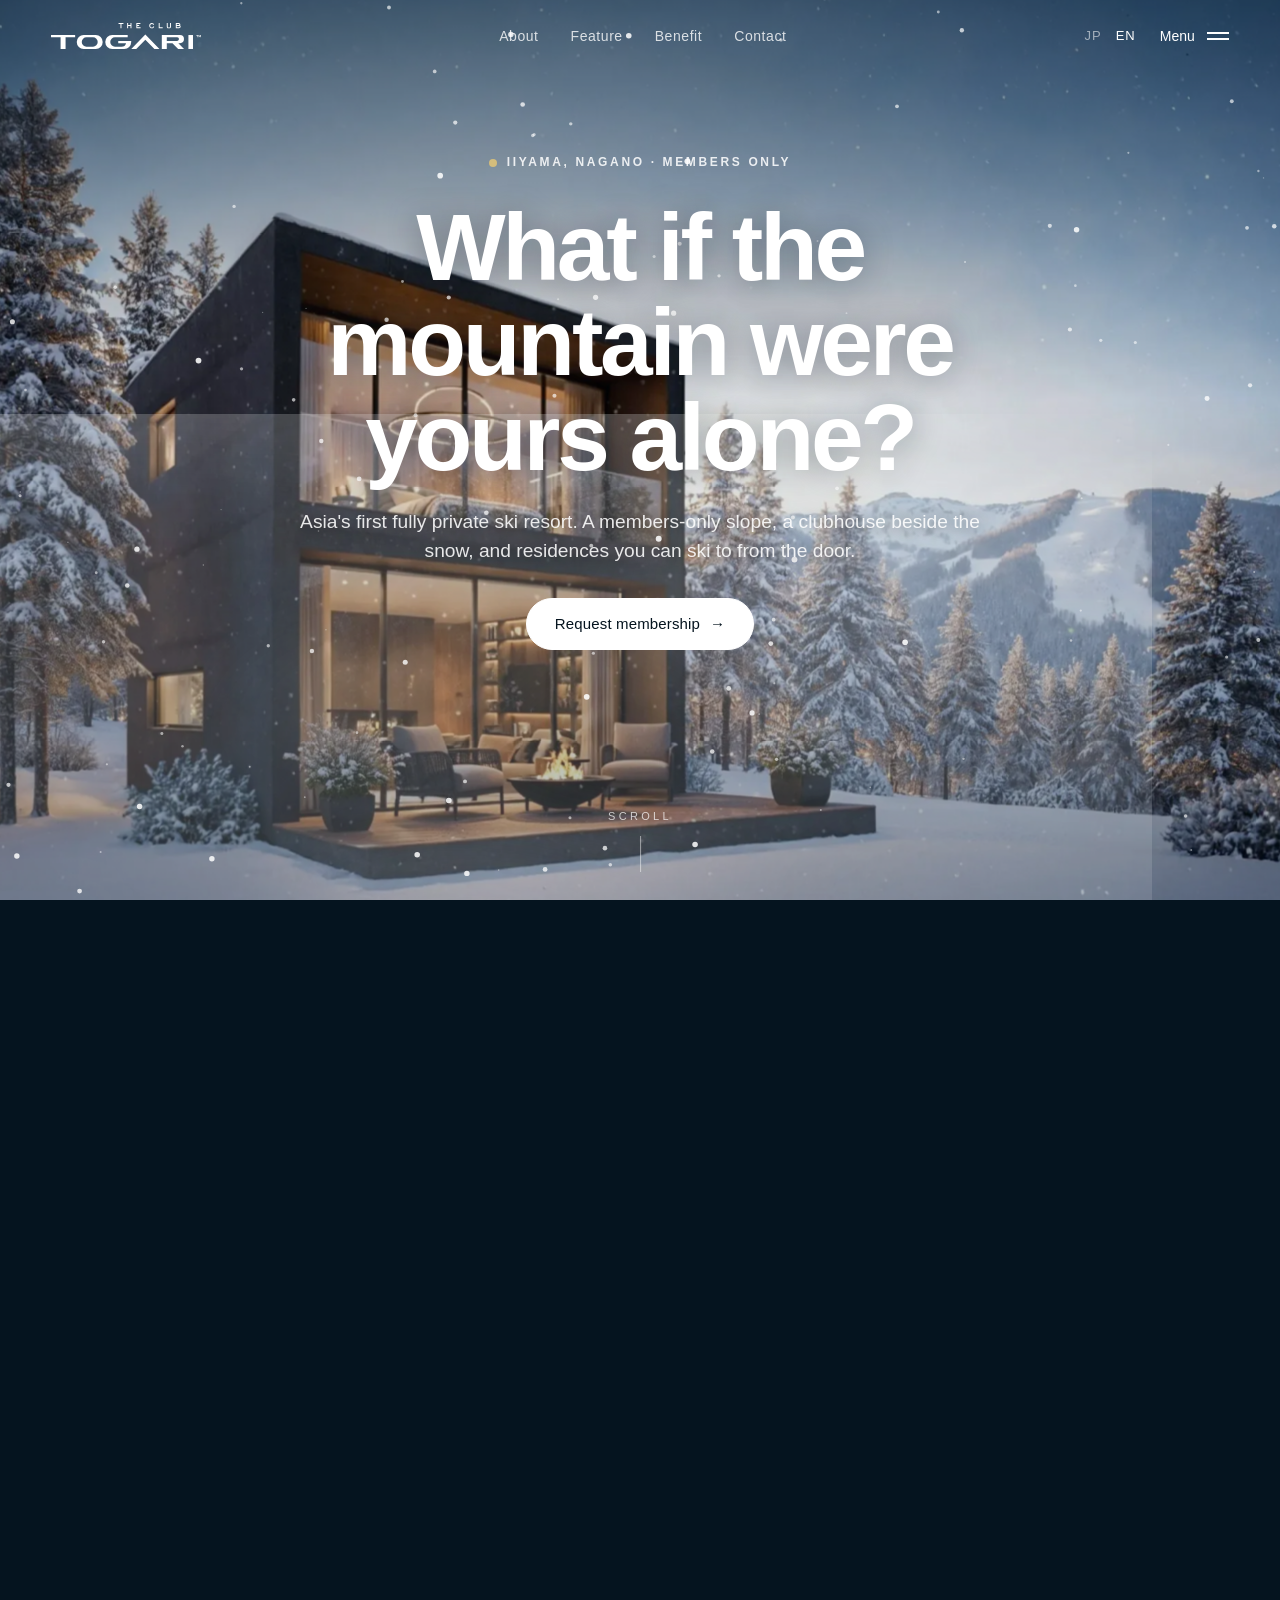
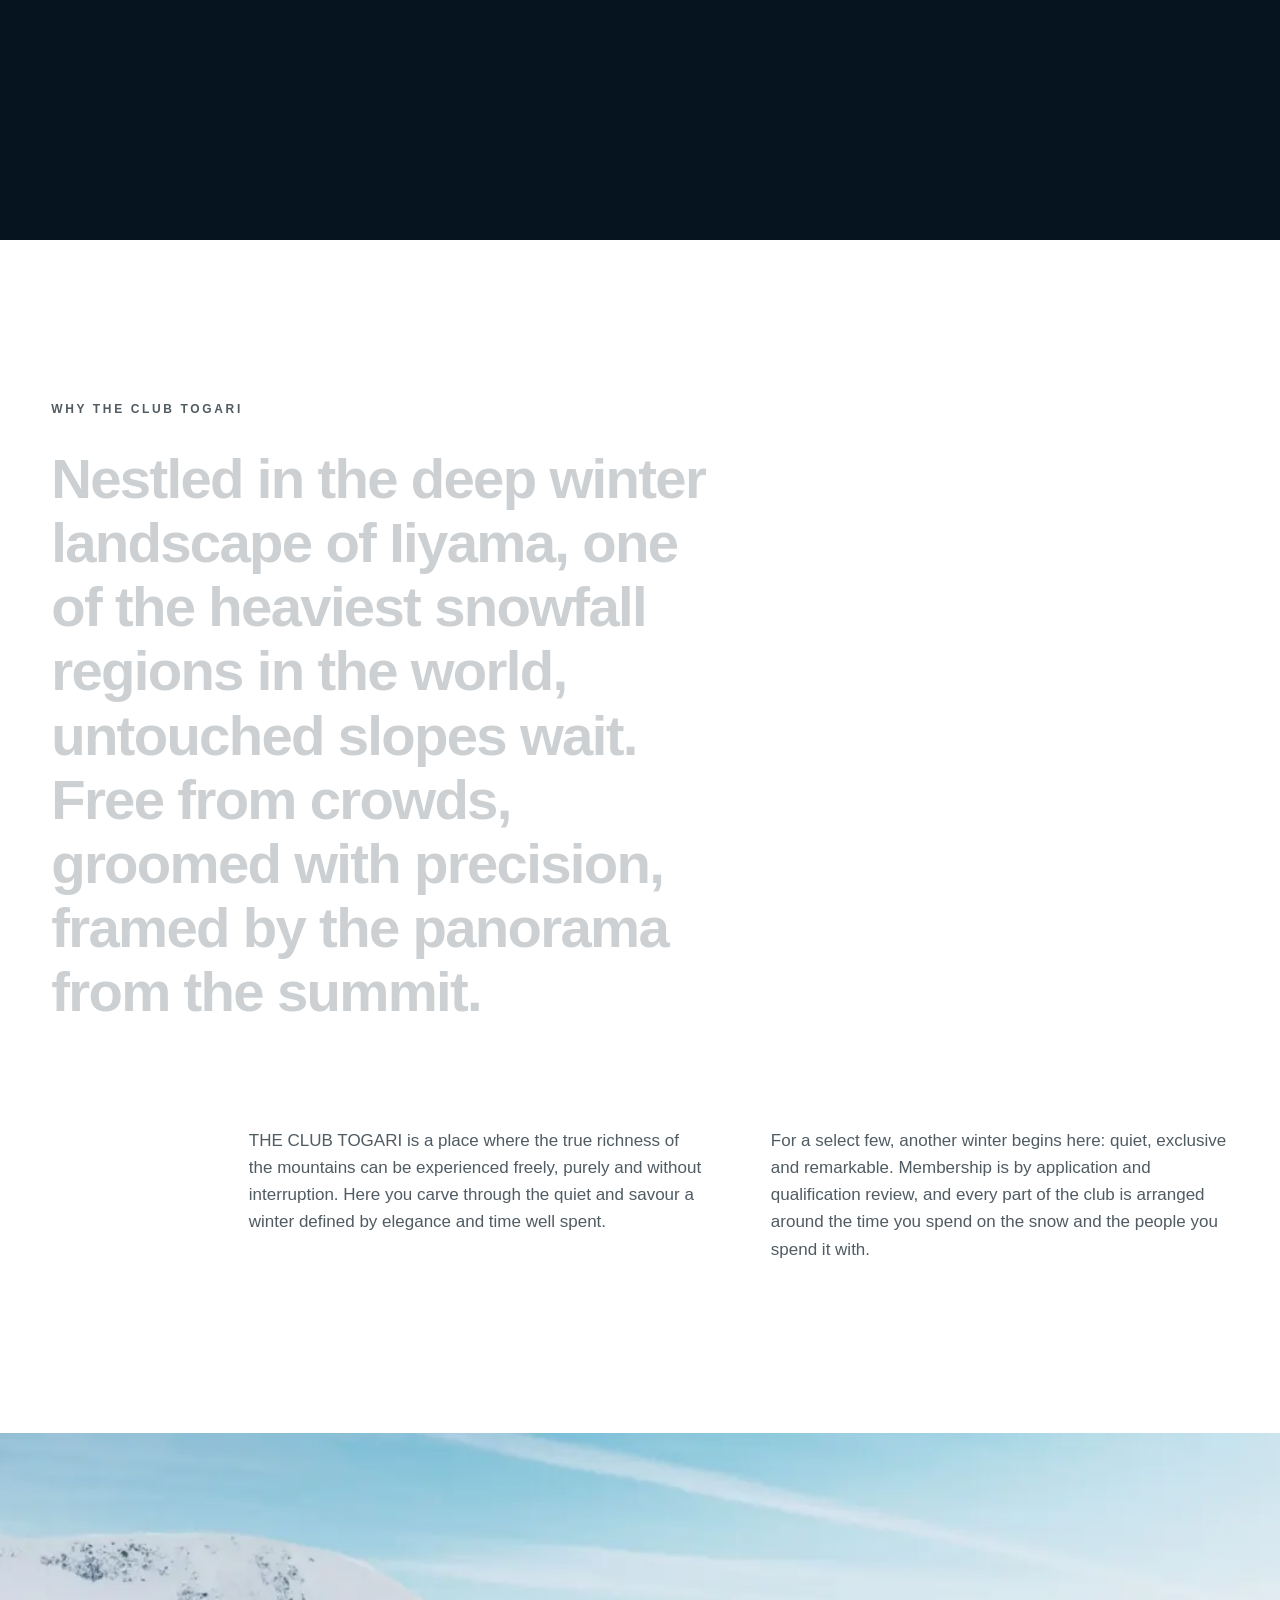
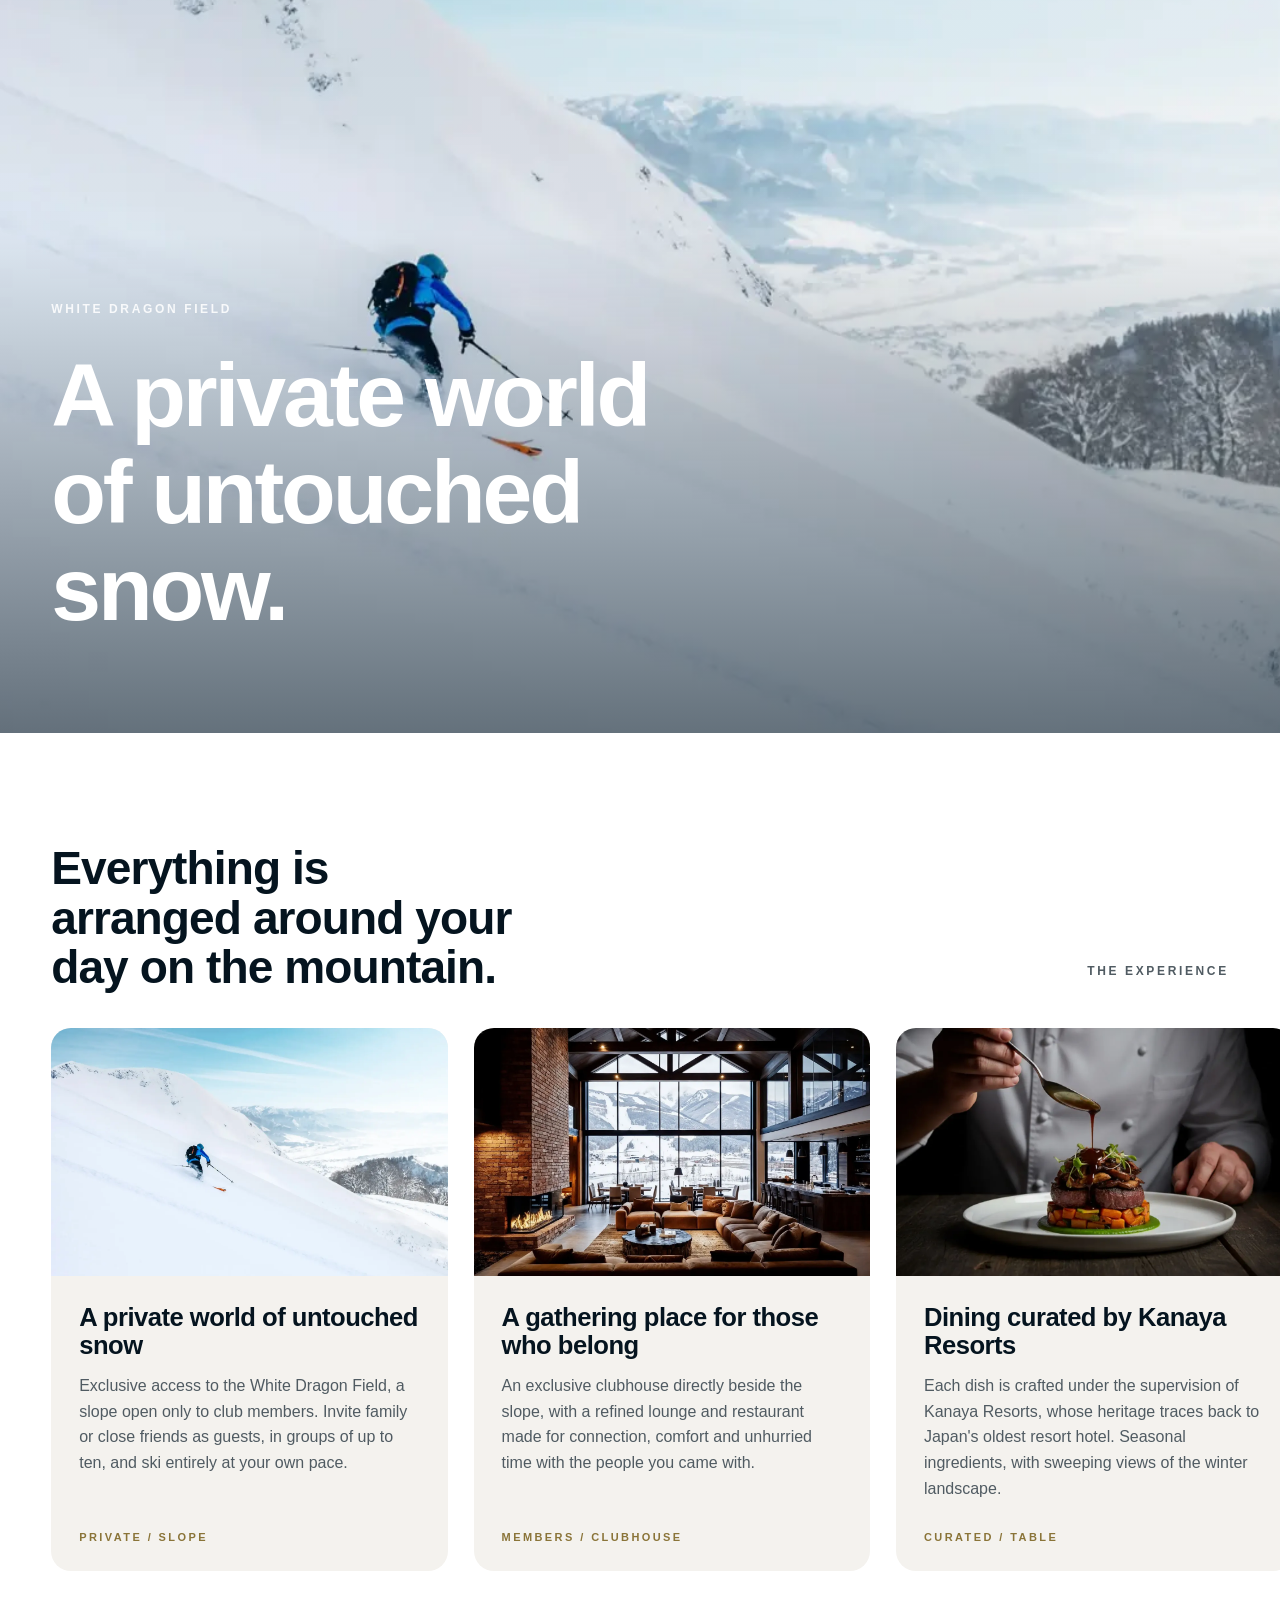
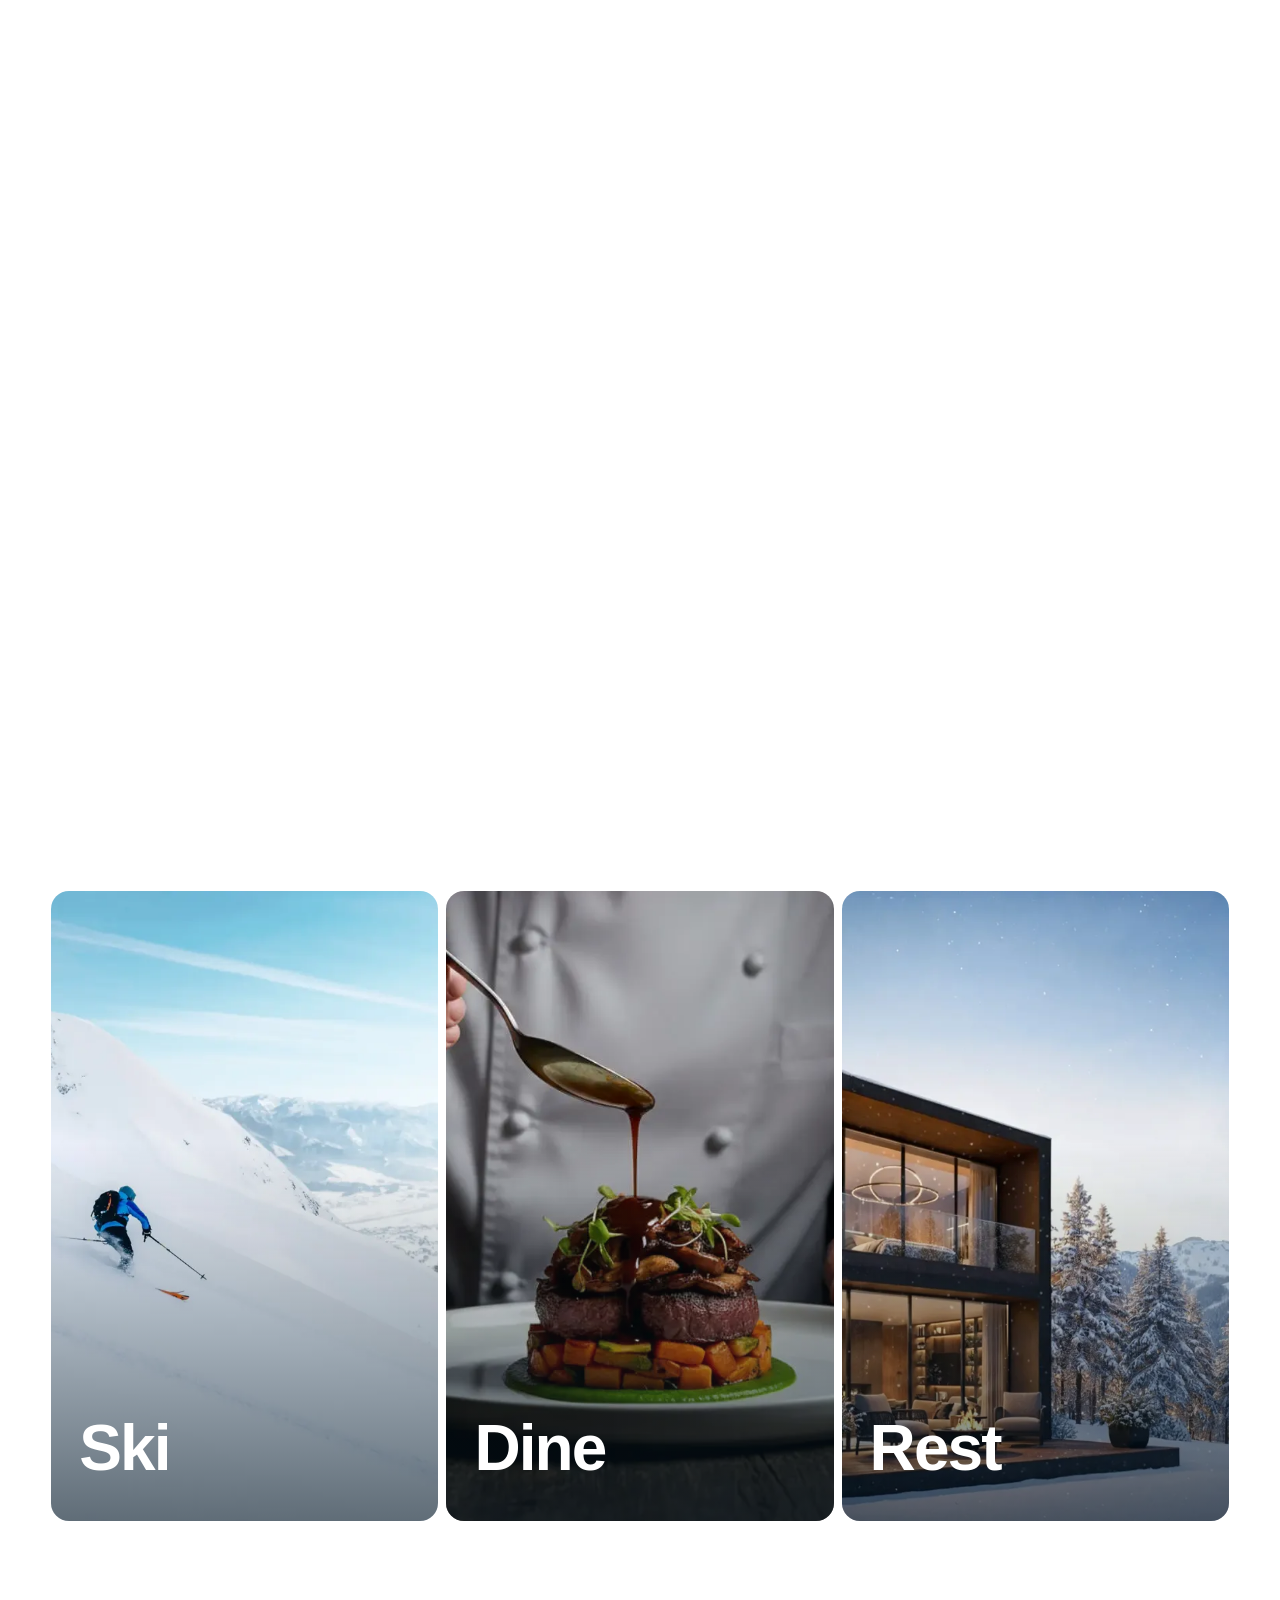
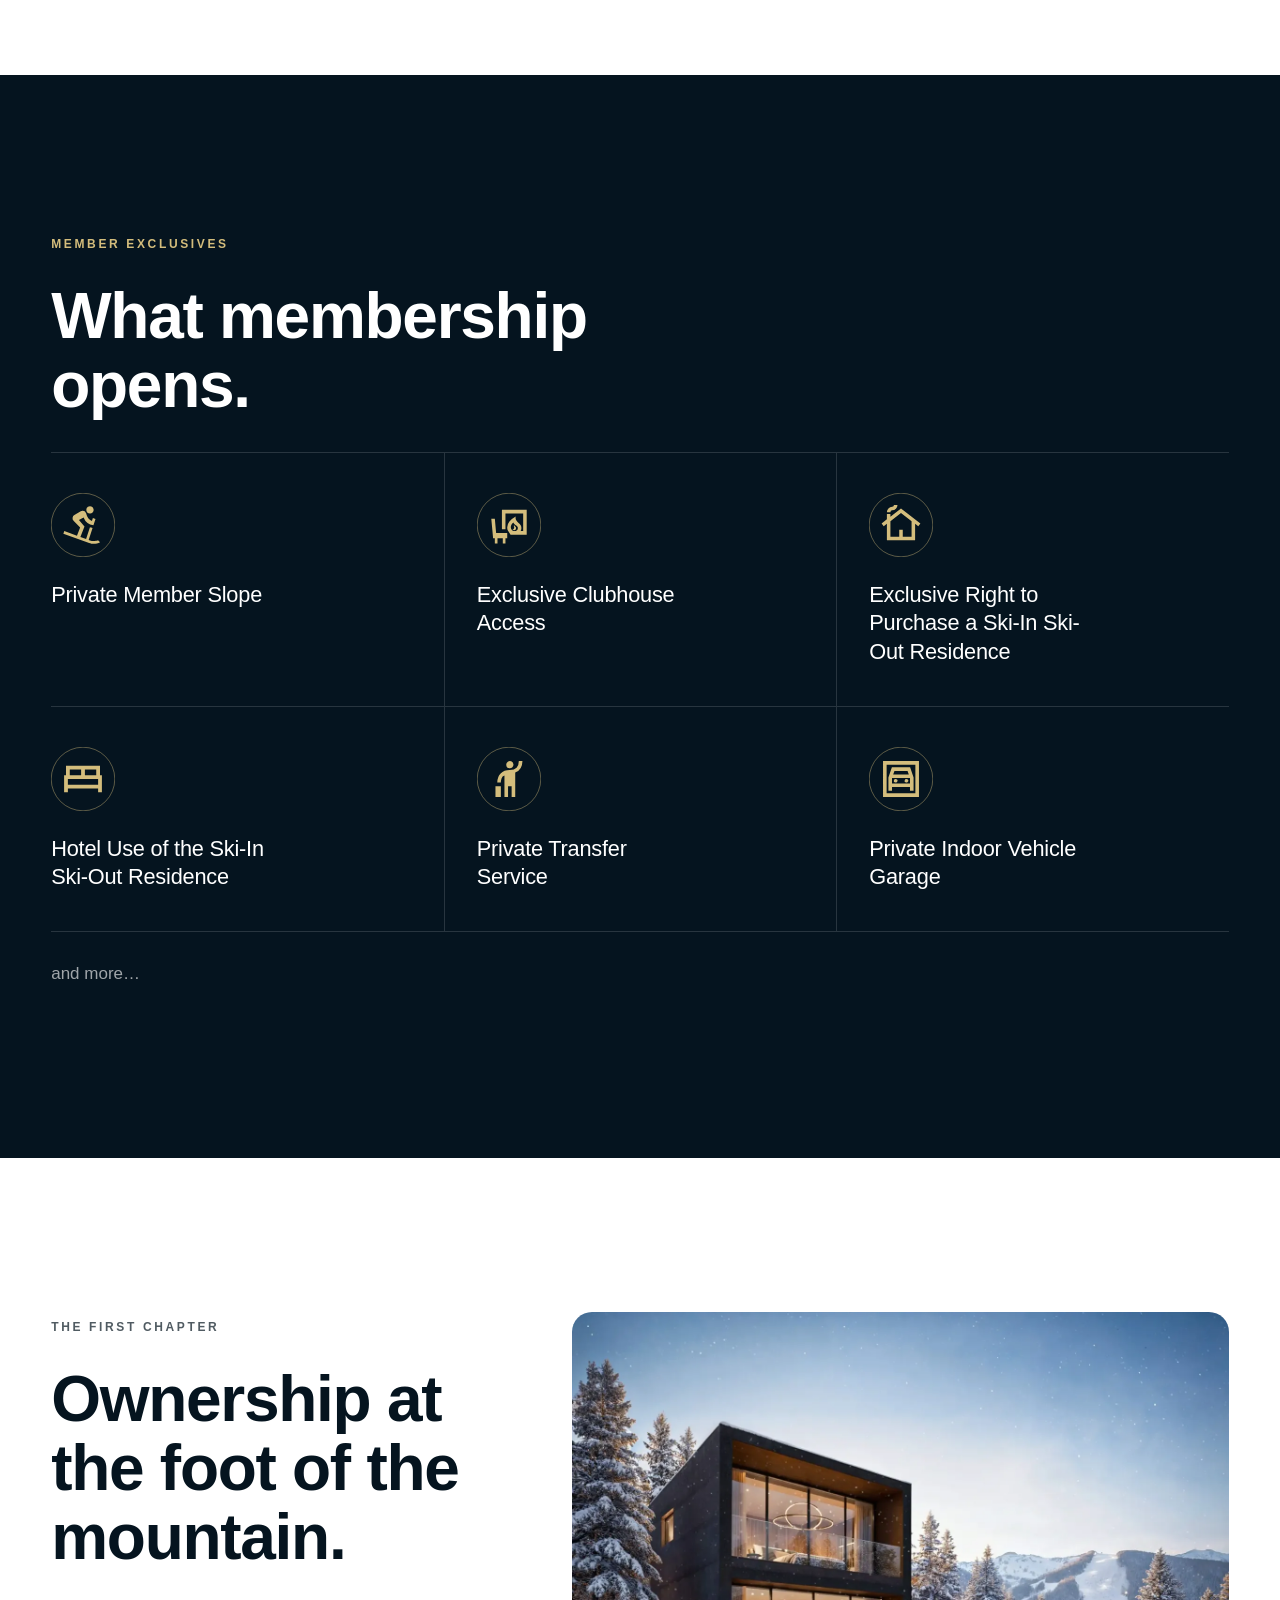
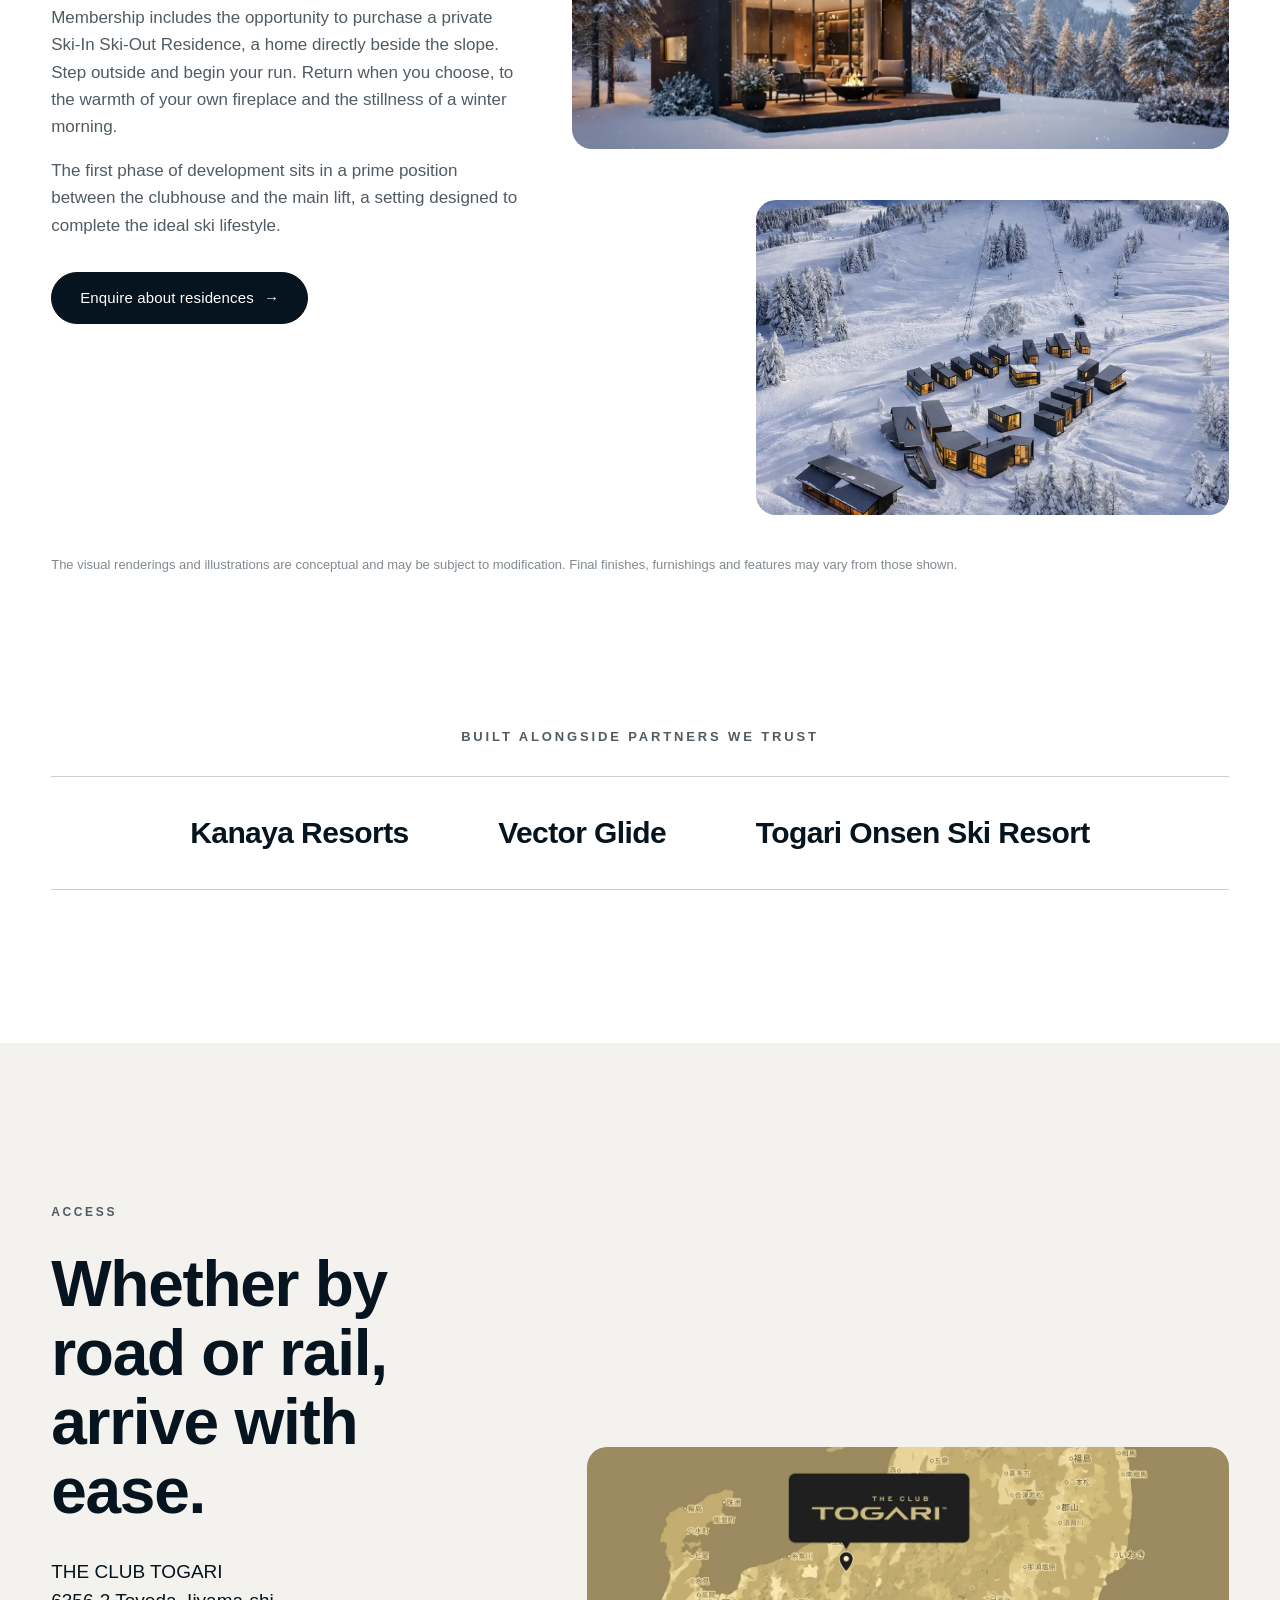
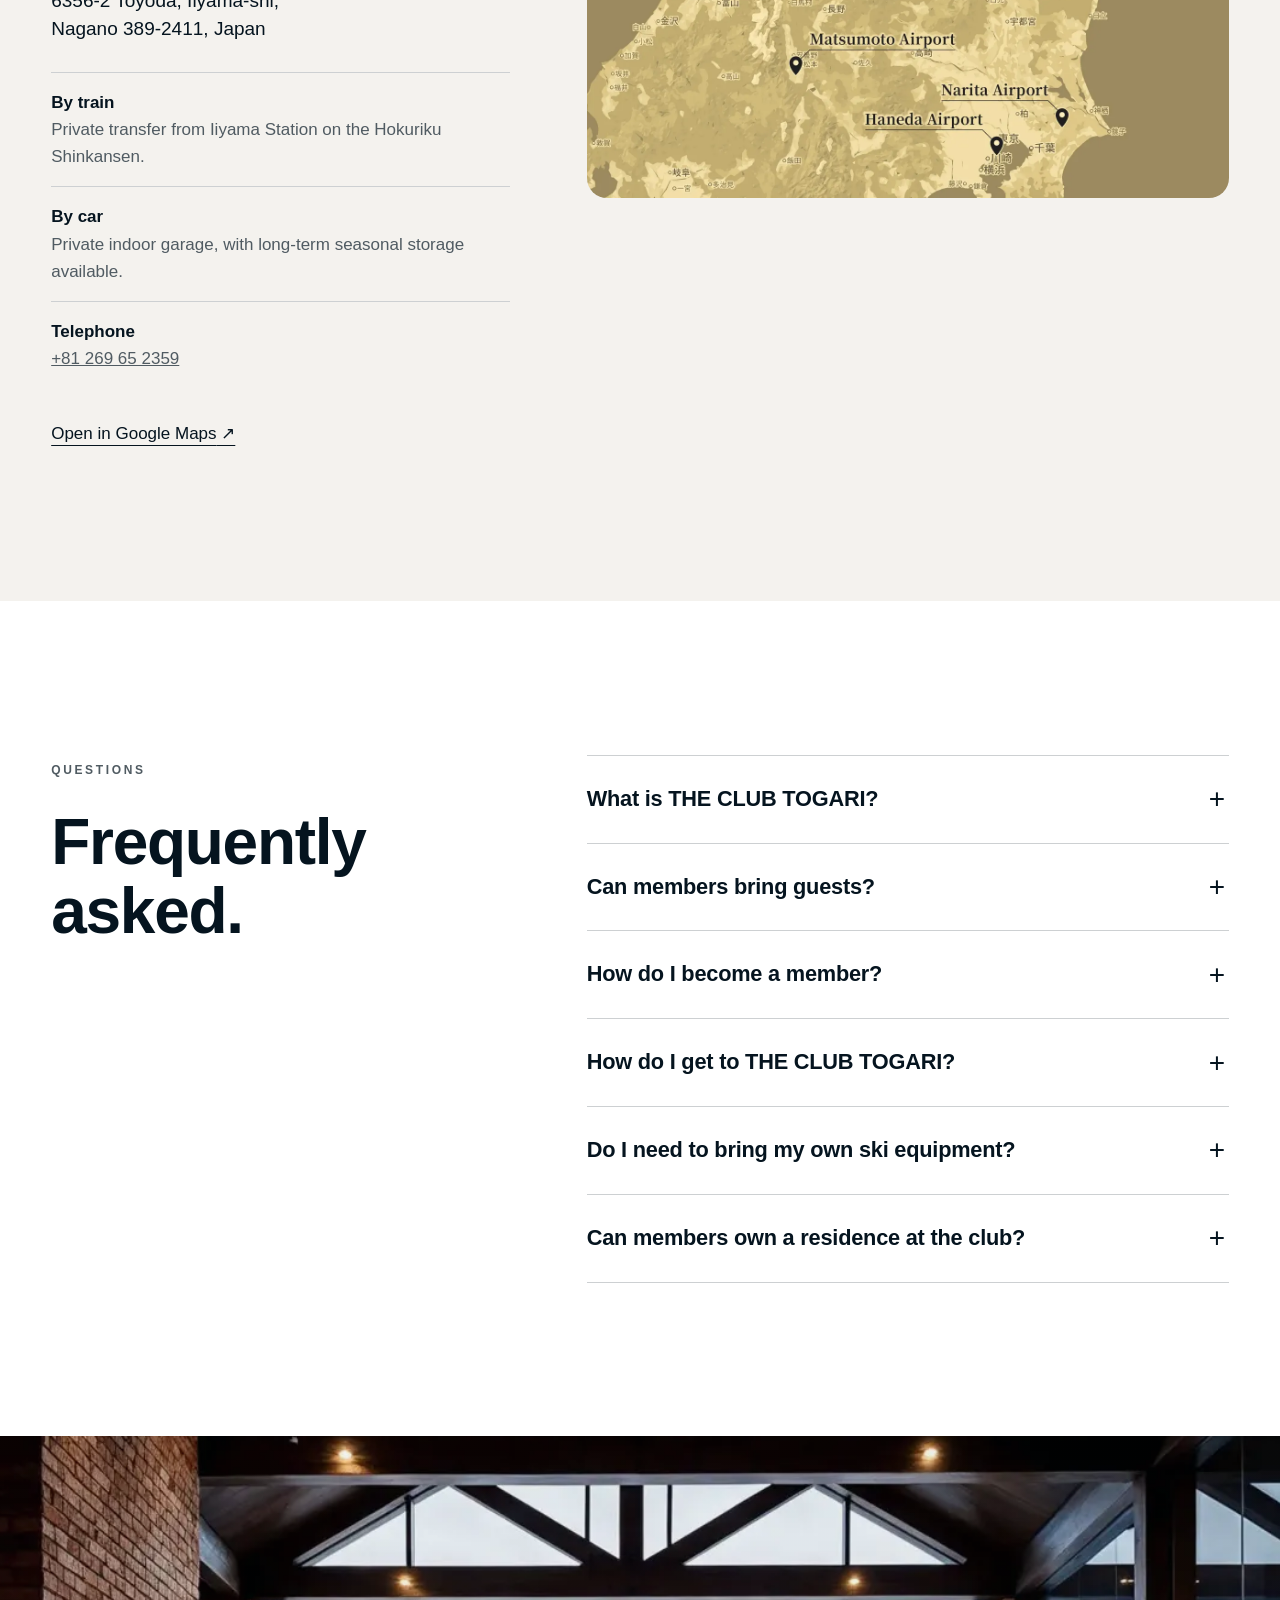
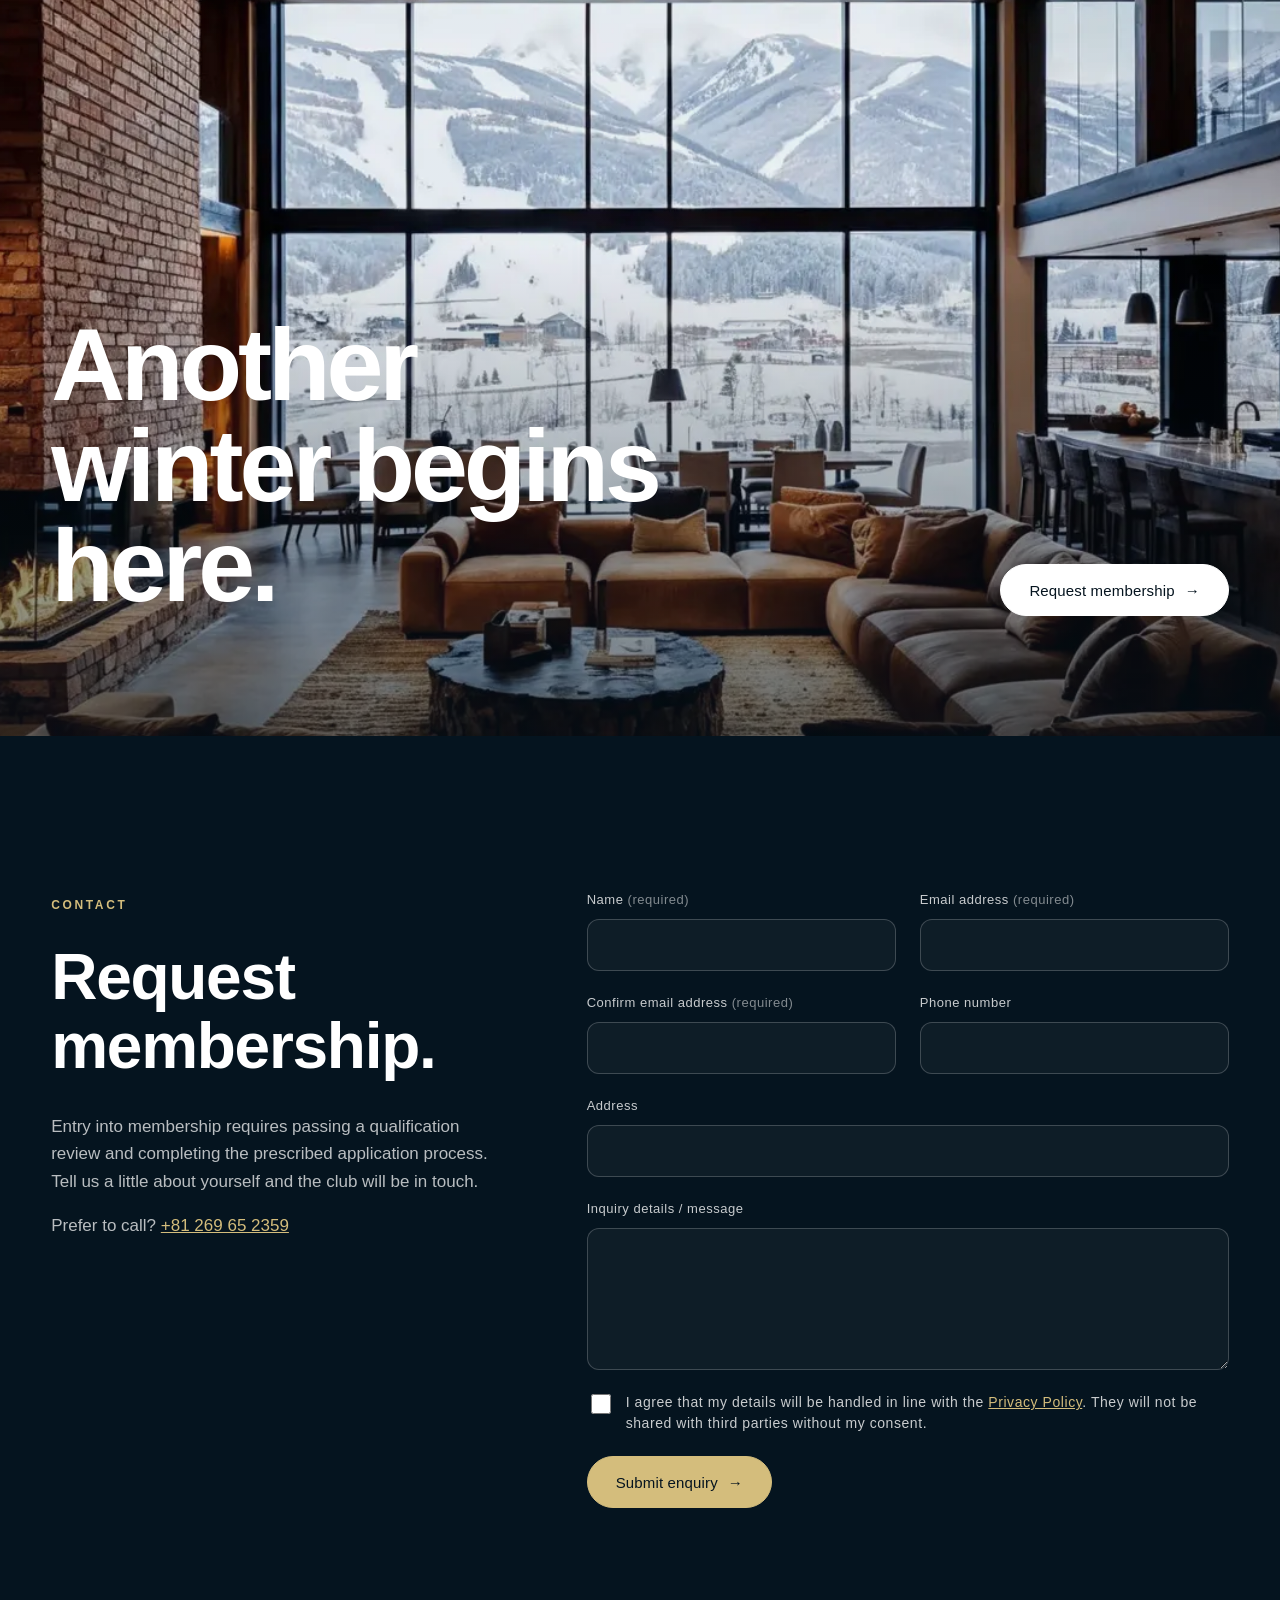
<file: index.html>
<!doctype html>
<html lang="en">
<head>
<meta charset="utf-8">
<meta name="viewport" content="width=device-width, initial-scale=1">
<title>THE CLUB TOGARI | Private Ski Club in Iiyama, Nagano</title>
<meta name="description" content="Private ski club in Iiyama, Nagano: Asia's first fully private ski resort, with a members-only slope, clubhouse, Kanaya Resorts dining and ski-in ski-out homes.">
<link rel="canonical" href="https://togari.jp/theclubtogari/en/">
<link rel="alternate" hreflang="en" href="https://togari.jp/theclubtogari/en/">
<link rel="alternate" hreflang="ja" href="https://togari.jp/theclubtogari/">
<link rel="alternate" hreflang="x-default" href="https://togari.jp/theclubtogari/en/">
<meta name="robots" content="index, follow, max-image-preview:large">
<meta name="theme-color" content="#05141f">

<meta property="og:type" content="website">
<meta property="og:site_name" content="THE CLUB TOGARI">
<meta property="og:title" content="THE CLUB TOGARI | Private Ski Club in Iiyama, Nagano">
<meta property="og:description" content="Asia's first fully private ski resort. A members-only slope, an exclusive clubhouse and ski-in ski-out residences in Iiyama, Nagano.">
<meta property="og:url" content="https://togari.jp/theclubtogari/en/">
<meta property="og:image" content="https://togari.jp/theclubtogari/en/assets/img/og.jpg">
<meta property="og:image:width" content="1200">
<meta property="og:image:height" content="630">
<meta property="og:image:alt" content="The clubhouse lounge at THE CLUB TOGARI with floor-to-ceiling windows onto the snow">
<meta property="og:locale" content="en_GB">
<meta property="og:locale:alternate" content="ja_JP">
<meta name="twitter:card" content="summary_large_image">
<meta name="twitter:title" content="THE CLUB TOGARI | Private Ski Club in Iiyama, Nagano">
<meta name="twitter:description" content="Asia's first fully private ski resort. A members-only slope, an exclusive clubhouse and ski-in ski-out residences in Iiyama, Nagano.">
<meta name="twitter:image" content="https://togari.jp/theclubtogari/en/assets/img/og.jpg">

<link rel="icon" href="assets/img/favicon.svg" type="image/svg+xml">
<link rel="preload" as="image" href="assets/img/hero-cabin-2048.webp" imagesrcset="assets/img/hero-cabin-1200.webp 1200w, assets/img/hero-cabin-2048.webp 2048w" imagesizes="100vw" fetchpriority="high">
<link rel="stylesheet" href="assets/css/site.css">
<script src="assets/js/site.js" defer></script>

<script type="application/ld+json">
{
  "@context": "https://schema.org",
  "@graph": [
    {
      "@type": ["SportsActivityLocation", "LocalBusiness"],
      "@id": "https://togari.jp/theclubtogari/en/#club",
      "name": "THE CLUB TOGARI",
      "description": "Asia's first fully private ski resort, with a members-only slope, an exclusive clubhouse and ski-in ski-out residences in Iiyama, Nagano.",
      "url": "https://togari.jp/theclubtogari/en/",
      "logo": "https://togari.jp/theclubtogari/en/assets/img/logo.svg",
      "image": "https://togari.jp/theclubtogari/en/assets/img/og.jpg",
      "telephone": "+81-269-65-2359",
      "address": {
        "@type": "PostalAddress",
        "streetAddress": "6356-2 Toyoda",
        "addressLocality": "Iiyama-shi",
        "addressRegion": "Nagano",
        "postalCode": "389-2411",
        "addressCountry": "JP"
      },
      "parentOrganization": { "@id": "https://togari.jp/theclubtogari/en/#org" }
    },
    {
      "@type": "Organization",
      "@id": "https://togari.jp/theclubtogari/en/#org",
      "name": "Togari Onsen Ski Resort Co., Ltd.",
      "url": "https://togari.jp/",
      "logo": "https://togari.jp/theclubtogari/en/assets/img/logo.svg",
      "telephone": "+81-269-65-2359",
      "address": {
        "@type": "PostalAddress",
        "streetAddress": "6356-2 Toyoda",
        "addressLocality": "Iiyama-shi",
        "addressRegion": "Nagano",
        "postalCode": "389-2411",
        "addressCountry": "JP"
      },
      "sameAs": ["https://togari.jp/winter/"]
    },
    {
      "@type": "WebSite",
      "@id": "https://togari.jp/theclubtogari/en/#website",
      "name": "THE CLUB TOGARI",
      "url": "https://togari.jp/theclubtogari/en/",
      "inLanguage": "en",
      "publisher": { "@id": "https://togari.jp/theclubtogari/en/#org" }
    },
    {
      "@type": "FAQPage",
      "mainEntity": [
        {
          "@type": "Question",
          "name": "What is THE CLUB TOGARI?",
          "acceptedAnswer": { "@type": "Answer", "text": "THE CLUB TOGARI is Asia's first fully private ski resort, in Iiyama, Nagano. Members ski the White Dragon Field, a slope open only to club members, and use an exclusive clubhouse beside it." }
        },
        {
          "@type": "Question",
          "name": "Can members bring guests?",
          "acceptedAnswer": { "@type": "Answer", "text": "Yes. Members may invite family or close friends as guests, in groups of up to ten." }
        },
        {
          "@type": "Question",
          "name": "How do I become a member?",
          "acceptedAnswer": { "@type": "Answer", "text": "Membership requires passing a qualification review and completing the prescribed application process. Send an enquiry through the contact form and the club will be in touch." }
        },
        {
          "@type": "Question",
          "name": "How do I get to THE CLUB TOGARI?",
          "acceptedAnswer": { "@type": "Answer", "text": "Members travelling by train have a private transfer from Iiyama Station on the Hokuriku Shinkansen. Members arriving by car can use a private indoor vehicle garage, with long-term seasonal storage available." }
        },
        {
          "@type": "Question",
          "name": "Do I need to bring my own ski equipment?",
          "acceptedAnswer": { "@type": "Answer", "text": "No. Members can use premium rental skis and accessories provided in collaboration with Vector Glide, one of Japan's most distinguished luxury ski brands." }
        },
        {
          "@type": "Question",
          "name": "Can members own a residence at the club?",
          "acceptedAnswer": { "@type": "Answer", "text": "Membership includes the exclusive right to purchase a private Ski-In Ski-Out Residence beside the slope, and hotel use of the residences. The first phase sits between the clubhouse and the main lift." }
        }
      ]
    }
  ]
}
</script>
</head>
<body>
<a class="skip" href="#main">Skip to content</a>

<header class="site-header" data-header>
  <a class="brand" href="./" aria-label="THE CLUB TOGARI home">
    <img src="assets/img/logo_w.svg" alt="THE CLUB TOGARI" width="150" height="26">
  </a>
  <nav class="header-nav" aria-label="Primary">
    <a href="#about">About</a>
    <a href="#feature">Feature</a>
    <a href="#benefit">Benefit</a>
    <a href="#contact">Contact</a>
  </nav>
  <div class="header-tools">
    <a class="lang" href="https://togari.jp/theclubtogari/" hreflang="ja" lang="ja">JP</a>
    <span class="lang lang--on" aria-current="true">EN</span>
    <button class="menu-btn" type="button" aria-expanded="false" aria-controls="menu" data-menu-toggle>
      <span class="menu-btn__label">Menu</span><span class="menu-btn__icon" aria-hidden="true"></span>
    </button>
  </div>
</header>

<div class="menu" id="menu" data-menu hidden>
  <nav class="menu__nav" aria-label="Menu">
    <a href="#about">About the club</a>
    <a href="#feature">The experience</a>
    <a href="#benefit">Member exclusives</a>
    <a href="#residence">Residences</a>
    <a href="#access">Access</a>
    <a href="#faq">FAQ</a>
    <a href="#contact">Contact</a>
  </nav>
  <div class="menu__foot">
    <p>6356-2 Toyoda, Iiyama-shi,<br>Nagano 389-2411, Japan</p>
    <p><a href="tel:+81269652359">+81 269 65 2359</a></p>
    <a class="pill pill--light" href="#contact">Request membership</a>
  </div>
</div>

<main id="main">

  <!-- Hero: scroll-driven intro. Dolly toward the cabin, snow and mist close in, whiteout,
       then the whiteout turns out to be the inside of the TOGARI wordmark as it zooms out. -->
  <section class="hero" data-hero>
    <div class="hero__stage">
      <div class="hero__sky" aria-hidden="true"></div>
      <div class="hero__scene" data-scene>
        <img src="assets/img/hero-cabin-2048.webp" srcset="assets/img/hero-cabin-1200.webp 1200w, assets/img/hero-cabin-2048.webp 2048w" sizes="100vw" width="2048" height="1362" alt="A Ski-In Ski-Out Residence glowing at dusk among snow-covered pines, with the slopes behind" fetchpriority="high">
      </div>
      <img class="hero__mist hero__mist--back" src="assets/img/mist-b.webp" width="1600" height="900" alt="" aria-hidden="true" data-mist-back>
      <canvas class="hero__snow" aria-hidden="true" data-snow></canvas>
      <div class="hero__copy" data-copy>
        <p class="eyebrow eyebrow--light"><span class="dot" aria-hidden="true"></span>Iiyama, Nagano · Members only</p>
        <h1 class="hero__title">What if the mountain were yours alone?</h1>
        <p class="hero__lead">Asia's first fully private ski resort. A members-only slope, a clubhouse beside the snow, and residences you can ski to from the door.</p>
        <a class="pill pill--light" href="#contact">Request membership</a>
      </div>
      <img class="hero__mist hero__mist--l" src="assets/img/mist-a.webp" width="1600" height="900" alt="" aria-hidden="true" data-mist-l>
      <img class="hero__mist hero__mist--r" src="assets/img/mist-a.webp" width="1600" height="900" alt="" aria-hidden="true" data-mist-r>
      <div class="hero__fog" aria-hidden="true" data-fog></div>
      <div class="hero__reveal" aria-hidden="true" data-reveal-layer>
        <img class="hero__dusk" src="assets/img/main-1920.webp" srcset="assets/img/main-1080.webp 1080w, assets/img/main-1920.webp 1920w" sizes="100vw" width="1920" height="1159" alt="" loading="lazy" decoding="async" data-dusk>
        <div class="hero__shade"></div>
        <svg class="hero__logo" viewBox="0 0 598 103.24" preserveAspectRatio="xMidYMid slice" data-logo><path d="M269.254,4.08h7.8V20.735h3.817V4.08h7.86V.434H269.254Zm47.717,3.778h-9.528V.434h-3.817v20.3h3.817V11.5h9.528v9.235h3.784V.434h-3.784ZM344.1,11.764h7.458V8.1H344.1V4.08h12.336V.434H340.315V20.716h16.867V17.093H344.1Z"/><path d="M579.009,47.989v1.8h3.382V57h1.872V49.785h3.405v-1.8Zm17.426,0-3.066,4.634-2.978-4.548-.059-.086h-1.579V57h1.841V51.6l2.775,4.178,2.789-4.193V57H598V47.989Z"/><g><g ><path d="M178.4,103.24H130.317a27.657,27.657,0,1,1,0-55.314H178.4a27.657,27.657,0,1,1,0,55.314M141.272,56.848a18.735,18.735,0,1,0,0,37.47H167.44a18.735,18.735,0,1,0,0-37.47Z"/><path d="M292.073,103.24H243.992a27.657,27.657,0,0,1,0-55.314h61.754v8.922h-50.8a18.735,18.735,0,0,0,0,37.47h26.17a18.771,18.771,0,0,0,18.2-14.275H268.033V71.121h51.7v4.461a27.688,27.688,0,0,1-27.656,27.658"/><rect width="18.234" height="55.369" transform="translate(547.905 47.794)"/><path d="M96.21,47.925H0v8.921H38.166v46.316H58.043V56.846H96.21Z"/><path d="M530.469,103.164l-22.76-23.119h6.46a16.059,16.059,0,0,0,0-32.119H441.793v55.238H461.67V80.045h22.561l22.76,23.119Zm-68.8-46.316h41.543a7.138,7.138,0,0,1,0,14.275H461.67Z"/><path d="M376.117,45.976l-56.1,57.187H339.89l36.242-36.942,36.242,36.942h19.882Z"/><path d="M408.514,13.1a13.886,13.886,0,0,1-1.406,2.21,5.68,5.68,0,0,1-1.494,1.238,6.635,6.635,0,0,1-8.211-.926,7.038,7.038,0,0,1-1.838-5.009,7.118,7.118,0,0,1,1.847-4.974,6.164,6.164,0,0,1,4.7-1.963,6.28,6.28,0,0,1,3.308.868,5.452,5.452,0,0,1,1.4,1.051,10.609,10.609,0,0,1,1.146,1.831l.1.2,3.224-2.35-.1-.154a13.452,13.452,0,0,0-1.88-2.355A10.731,10.731,0,0,0,402.115,0a9.956,9.956,0,0,0-7.458,3.021,10.544,10.544,0,0,0-2.946,7.592,10.546,10.546,0,0,0,2.918,7.6,10.716,10.716,0,0,0,3.423,2.268,10.536,10.536,0,0,0,4.063.764,11.388,11.388,0,0,0,2.876-.354,11.178,11.178,0,0,0,2.538-1.084,9.912,9.912,0,0,0,2.259-1.849,13.078,13.078,0,0,0,1.734-2.655l.074-.145L408.62,12.9ZM433.247.434h-3.782V20.717h15.944V17.094H433.247Zm41.445,12.931c0,1.738-.291,2.879-.861,3.393-.6.532-1.872.8-3.791.8-1.876,0-3.159-.273-3.8-.8-.551-.541-.832-1.685-.832-3.4V.434h-3.782V14.01c0,2.523.685,4.384,2.042,5.535a7.853,7.853,0,0,0,2.65,1.272,14.554,14.554,0,0,0,3.725.424c2.94,0,5.1-.583,6.431-1.736,1.329-1.123,2-2.972,2-5.495V.434h-3.781Zm41.367-2.31A6.22,6.22,0,0,0,514.37,9.2a3.315,3.315,0,0,0,.682-.987,4.888,4.888,0,0,0,.545-2.338A5.032,5.032,0,0,0,513.9,1.748,7.294,7.294,0,0,0,509.288.434h-11.76V20.717h12.336A7.354,7.354,0,0,0,514.976,19a5.982,5.982,0,0,0,1.929-4.673,6.243,6.243,0,0,0-.846-3.268M501.309,4.08H509.5a2.873,2.873,0,0,1,1.774.442,1.772,1.772,0,0,1,.543,1.419,1.81,1.81,0,0,1-.532,1.415,2.89,2.89,0,0,1-1.768.5h-8.206Zm11.012,12.287a2.615,2.615,0,0,1-2,.727h-9.008V11.5h9.008a2.762,2.762,0,0,1,2,.7,3,3,0,0,1,.7,2.085,2.9,2.9,0,0,1-.7,2.078"/></g></g></svg>
        <p class="hero__tagline" data-tagline>Private Ski Club <span>·</span> Iiyama, Nagano</p>
      </div>
      <div class="hero__black" aria-hidden="true" data-black></div>
      <a class="hero__scroll" href="#about" data-hint>Scroll</a>
    </div>
  </section>

  <!-- About: statement revealed word by word -->
  <section class="statement section" id="about">
    <div class="wrap">
      <p class="eyebrow">Why THE CLUB TOGARI</p>
      <h2 class="statement__text" data-words>Nestled in the deep winter landscape of Iiyama, one of the heaviest snowfall regions in the world, untouched slopes wait. Free from crowds, groomed with precision, framed by the panorama from the summit.</h2>
      <div class="statement__cols">
        <p>THE CLUB TOGARI is a place where the true richness of the mountains can be experienced freely, purely and without interruption. Here you carve through the quiet and savour a winter defined by elegance and time well spent.</p>
        <p>For a select few, another winter begins here: quiet, exclusive and remarkable. Membership is by application and qualification review, and every part of the club is arranged around the time you spend on the snow and the people you spend it with.</p>
      </div>
    </div>
  </section>

  <!-- Full-bleed landscape -->
  <section class="bleed" aria-labelledby="bleed-title">
    <div class="bleed__media" data-parallax>
      <img src="assets/img/img1.webp" width="1400" height="931" loading="lazy" decoding="async" alt="A lone skier descending an open, untouched slope above the valley">
    </div>
    <div class="bleed__caption wrap">
      <p class="eyebrow eyebrow--light">White Dragon Field</p>
      <h2 class="bleed__title" id="bleed-title">A private world of untouched snow.</h2>
    </div>
  </section>

  <!-- Features: horizontal track, pinned on desktop -->
  <section class="features" id="feature" aria-labelledby="feature-title" data-hscroll>
    <div class="features__sticky">
      <div class="features__head wrap">
        <p class="eyebrow">The experience</p>
        <h2 class="section-title" id="feature-title">Everything is arranged around your day on the mountain.</h2>
      </div>
      <div class="features__track" data-track>
        <article class="card">
          <div class="card__media"><img src="assets/img/img1.webp" width="1400" height="931" loading="lazy" decoding="async" alt="A skier on the uncrowded private member slope"></div>
          <div class="card__body">
            <h3>A private world of untouched snow</h3>
            <p>Exclusive access to the White Dragon Field, a slope open only to club members. Invite family or close friends as guests, in groups of up to ten, and ski entirely at your own pace.</p>
            <span class="card__tag">Private / Slope</span>
          </div>
        </article>
        <article class="card">
          <div class="card__media"><img src="assets/img/img2.webp" width="1400" height="927" loading="lazy" decoding="async" alt="The members' clubhouse lounge beside the slope"></div>
          <div class="card__body">
            <h3>A gathering place for those who belong</h3>
            <p>An exclusive clubhouse directly beside the slope, with a refined lounge and restaurant made for connection, comfort and unhurried time with the people you came with.</p>
            <span class="card__tag">Members / Clubhouse</span>
          </div>
        </article>
        <article class="card">
          <div class="card__media"><img src="assets/img/img3.webp" width="1216" height="810" loading="lazy" decoding="async" alt="A chef finishing a seasonal dish in the clubhouse restaurant"></div>
          <div class="card__body">
            <h3>Dining curated by Kanaya Resorts</h3>
            <p>Each dish is crafted under the supervision of Kanaya Resorts, whose heritage traces back to Japan's oldest resort hotel. Seasonal ingredients, with sweeping views of the winter landscape.</p>
            <span class="card__tag">Curated / Table</span>
          </div>
        </article>
        <article class="card">
          <div class="card__media"><img src="assets/img/img4.webp" width="1280" height="853" loading="lazy" decoding="async" alt="A skier carving through deep powder among snow-laden birch trees"></div>
          <div class="card__body">
            <h3>Premium equipment, curated for performance</h3>
            <p>Finely crafted skis and accessories from Vector Glide, one of Japan's most distinguished luxury ski brands. Arrive without your own gear and still ski at your best.</p>
            <span class="card__tag">Curated / Gear</span>
          </div>
        </article>
        <article class="card">
          <div class="card__media"><img src="assets/img/img5.webp" width="1400" height="980" loading="lazy" decoding="async" alt="The private indoor garage with members' cars under timber beams"></div>
          <div class="card__body">
            <h3>A dedicated garage for you and your vehicle</h3>
            <p>Private indoor vehicle storage, with long-term seasonal care when winter ends. Arriving by train, a private transfer meets you at Iiyama Station on the Hokuriku Shinkansen.</p>
            <span class="card__tag">Arrival / Transfer</span>
          </div>
        </article>
      </div>
    </div>
  </section>

  <!-- Triptych -->
  <section class="trio section" aria-labelledby="trio-title">
    <h2 class="visually-hidden" id="trio-title">Ski, dine, rest</h2>
    <div class="trio__grid">
      <a class="trio__item" href="#feature">
        <img src="assets/img/img1.webp" width="1400" height="931" loading="lazy" decoding="async" alt="">
        <span class="trio__word">Ski</span>
      </a>
      <a class="trio__item" href="#feature">
        <img src="assets/img/img3.webp" width="1216" height="810" loading="lazy" decoding="async" alt="">
        <span class="trio__word">Dine</span>
      </a>
      <a class="trio__item" href="#residence">
        <img src="assets/img/img6.webp" width="1400" height="931" loading="lazy" decoding="async" alt="">
        <span class="trio__word">Rest</span>
      </a>
    </div>
  </section>

  <!-- Member exclusives -->
  <section class="benefits section section--dark" id="benefit" aria-labelledby="benefit-title">
    <div class="wrap">
      <p class="eyebrow eyebrow--gold">Member exclusives</p>
      <h2 class="section-title" id="benefit-title">What membership opens.</h2>
      <ul class="benefits__grid" role="list">
        <li><img src="assets/img/icon1.svg" width="64" height="64" alt="" loading="lazy"><h3>Private Member Slope</h3></li>
        <li><img src="assets/img/icon2.svg" width="64" height="64" alt="" loading="lazy"><h3>Exclusive Clubhouse Access</h3></li>
        <li><img src="assets/img/icon3.svg" width="64" height="64" alt="" loading="lazy"><h3>Exclusive Right to Purchase a Ski-In Ski-Out Residence</h3></li>
        <li><img src="assets/img/icon4.svg" width="64" height="64" alt="" loading="lazy"><h3>Hotel Use of the Ski-In Ski-Out Residence</h3></li>
        <li><img src="assets/img/icon5.svg" width="64" height="64" alt="" loading="lazy"><h3>Private Transfer Service</h3></li>
        <li><img src="assets/img/icon6.svg" width="64" height="64" alt="" loading="lazy"><h3>Private Indoor Vehicle Garage</h3></li>
      </ul>
      <p class="benefits__more">and more…</p>
    </div>
  </section>

  <!-- Residences -->
  <section class="residence section" id="residence" aria-labelledby="residence-title">
    <div class="wrap residence__grid">
      <div class="residence__text">
        <p class="eyebrow">The first chapter</p>
        <h2 class="section-title" id="residence-title">Ownership at the foot of the mountain.</h2>
        <p>Membership includes the opportunity to purchase a private Ski-In Ski-Out Residence, a home directly beside the slope. Step outside and begin your run. Return when you choose, to the warmth of your own fireplace and the stillness of a winter morning.</p>
        <p>The first phase of development sits in a prime position between the clubhouse and the main lift, a setting designed to complete the ideal ski lifestyle.</p>
        <a class="pill" href="#contact">Enquire about residences</a>
      </div>
      <figure class="residence__media residence__media--a">
        <img src="assets/img/img6.webp" width="1400" height="931" loading="lazy" decoding="async" alt="A Ski-In Ski-Out Residence lit warmly at dusk among snow-covered pines">
      </figure>
      <figure class="residence__media residence__media--b">
        <img src="assets/img/img7_2.webp" width="1400" height="933" loading="lazy" decoding="async" alt="Aerial rendering of the first-phase residences beside the slope and lift">
      </figure>
    </div>
    <p class="wrap note">The visual renderings and illustrations are conceptual and may be subject to modification. Final finishes, furnishings and features may vary from those shown.</p>
  </section>

  <!-- Partners -->
  <section class="partners section section--flush-top" aria-labelledby="partners-title">
    <div class="wrap">
      <h2 class="partners__title" id="partners-title">Built alongside partners we trust</h2>
      <ul class="partners__list" role="list">
        <li>Kanaya Resorts</li>
        <li>Vector Glide</li>
        <li>Togari Onsen Ski Resort</li>
      </ul>
    </div>
  </section>

  <!-- Access -->
  <section class="access section section--sand" id="access" aria-labelledby="access-title">
    <div class="wrap access__grid">
      <div>
        <p class="eyebrow">Access</p>
        <h2 class="section-title" id="access-title">Whether by road or rail, arrive with ease.</h2>
        <address class="access__address">
          THE CLUB TOGARI<br>
          6356-2 Toyoda, Iiyama-shi,<br>
          Nagano 389-2411, Japan
        </address>
        <ul class="access__list" role="list">
          <li><strong>By train</strong>Private transfer from Iiyama Station on the Hokuriku Shinkansen.</li>
          <li><strong>By car</strong>Private indoor garage, with long-term seasonal storage available.</li>
          <li><strong>Telephone</strong><a href="tel:+81269652359">+81 269 65 2359</a></li>
        </ul>
        <a class="link-arrow" href="https://www.google.com/maps/search/?api=1&amp;query=6356-2+Toyoda+Iiyama+Nagano+389-2411" rel="noopener" target="_blank">Open in Google Maps</a>
      </div>
      <figure class="access__map">
        <img src="assets/img/map_en.webp" width="1400" height="766" loading="lazy" decoding="async" alt="Map showing THE CLUB TOGARI in Iiyama, Nagano, with routes from Tokyo and Iiyama Station">
      </figure>
    </div>
  </section>

  <!-- FAQ -->
  <section class="faq section" id="faq" aria-labelledby="faq-title">
    <div class="wrap faq__grid">
      <div>
        <p class="eyebrow">Questions</p>
        <h2 class="section-title" id="faq-title">Frequently asked.</h2>
      </div>
      <div class="faq__list">
        <details>
          <summary>What is THE CLUB TOGARI?</summary>
          <p>THE CLUB TOGARI is Asia's first fully private ski resort, in Iiyama, Nagano. Members ski the White Dragon Field, a slope open only to club members, and use an exclusive clubhouse beside it.</p>
        </details>
        <details>
          <summary>Can members bring guests?</summary>
          <p>Yes. Members may invite family or close friends as guests, in groups of up to ten.</p>
        </details>
        <details>
          <summary>How do I become a member?</summary>
          <p>Membership requires passing a qualification review and completing the prescribed application process. Send an enquiry through the <a href="#contact">contact form</a> and the club will be in touch.</p>
        </details>
        <details>
          <summary>How do I get to THE CLUB TOGARI?</summary>
          <p>Members travelling by train have a private transfer from Iiyama Station on the Hokuriku Shinkansen. Members arriving by car can use a private indoor vehicle garage, with long-term seasonal storage available. See <a href="#access">Access</a>.</p>
        </details>
        <details>
          <summary>Do I need to bring my own ski equipment?</summary>
          <p>No. Members can use premium rental skis and accessories provided in collaboration with Vector Glide, one of Japan's most distinguished luxury ski brands.</p>
        </details>
        <details>
          <summary>Can members own a residence at the club?</summary>
          <p>Membership includes the exclusive right to purchase a private Ski-In Ski-Out Residence beside the slope, and hotel use of the residences. The first phase sits between the clubhouse and the main lift. See <a href="#residence">Residences</a>.</p>
        </details>
      </div>
    </div>
  </section>

  <!-- Outro -->
  <section class="outro" aria-labelledby="outro-title">
    <div class="outro__media" data-parallax>
      <img src="assets/img/img2.webp" width="1400" height="927" loading="lazy" decoding="async" alt="">
    </div>
    <div class="outro__content wrap">
      <h2 class="outro__title" id="outro-title">Another winter begins here.</h2>
      <a class="pill pill--light" href="#contact">Request membership</a>
    </div>
  </section>

  <!-- Contact -->
  <section class="contact section section--dark" id="contact" aria-labelledby="contact-title">
    <div class="wrap contact__grid">
      <div>
        <p class="eyebrow eyebrow--gold">Contact</p>
        <h2 class="section-title" id="contact-title">Request membership.</h2>
        <p class="contact__lead">Entry into membership requires passing a qualification review and completing the prescribed application process. Tell us a little about yourself and the club will be in touch.</p>
        <p class="contact__direct">Prefer to call? <a href="tel:+81269652359">+81 269 65 2359</a></p>
      </div>
      <form class="form" action="contact.php" method="post" data-form>
        <p class="form__hp" aria-hidden="true"><label>Leave this empty <input type="text" name="website" tabindex="-1" autocomplete="off"></label></p>
        <div class="field"><label for="f-name">Name <span>(required)</span></label><input id="f-name" name="name" type="text" autocomplete="name" required maxlength="120"></div>
        <div class="field"><label for="f-email">Email address <span>(required)</span></label><input id="f-email" name="email" type="email" autocomplete="email" required maxlength="200"></div>
        <div class="field"><label for="f-email2">Confirm email address <span>(required)</span></label><input id="f-email2" name="email_confirm" type="email" autocomplete="off" required maxlength="200"></div>
        <div class="field"><label for="f-phone">Phone number</label><input id="f-phone" name="phone" type="tel" autocomplete="tel" maxlength="40"></div>
        <div class="field field--wide"><label for="f-address">Address</label><input id="f-address" name="address" type="text" autocomplete="street-address" maxlength="300"></div>
        <div class="field field--wide"><label for="f-msg">Inquiry details / message</label><textarea id="f-msg" name="message" rows="5" maxlength="5000"></textarea></div>
        <div class="field field--wide field--check">
          <input id="f-consent" name="consent" type="checkbox" value="yes" required>
          <label for="f-consent">I agree that my details will be handled in line with the <a href="policy/">Privacy Policy</a>. They will not be shared with third parties without my consent.</label>
        </div>
        <div class="field--wide"><button class="pill pill--gold" type="submit">Submit enquiry</button></div>
        <p class="form__status" role="status" data-form-status></p>
      </form>
    </div>
  </section>

</main>

<footer class="site-footer">
  <div class="wrap footer__grid">
    <div class="footer__brand">
      <img src="assets/img/logo_w.svg" alt="THE CLUB TOGARI" width="180" height="31" loading="lazy">
      <p>Asia's first fully private ski resort, in the deep snow of Iiyama, Nagano.</p>
    </div>
    <nav class="footer__nav" aria-label="Footer">
      <a href="#about">About</a>
      <a href="#feature">Feature</a>
      <a href="#benefit">Benefit</a>
      <a href="#faq">FAQ</a>
      <a href="#contact">Contact</a>
      <a href="policy/">Privacy &amp; Cookies</a>
    </nav>
    <div class="footer__contact">
      <p>6356-2 Toyoda, Iiyama-shi,<br>Nagano 389-2411, Japan</p>
      <p><a href="tel:+81269652359">+81 269 65 2359</a></p>
      <p><a href="https://togari.jp/theclubtogari/en/hoshi-no-yado">Hoshi no Yado</a> · <a href="https://togari.jp/winter/">Togari Onsen Ski Resort</a> · <a href="https://togari.jp/theclubtogari/" hreflang="ja" lang="ja">日本語</a></p>
    </div>
  </div>
  <div class="wrap footer__legal">
    <p>Entry into membership requires passing a qualification review and completing the prescribed application process.</p>
    <p>© 2025 Togari Onsen Ski Resort Co., Ltd.</p>
  </div>
</footer>
</body>
</html>
</file>
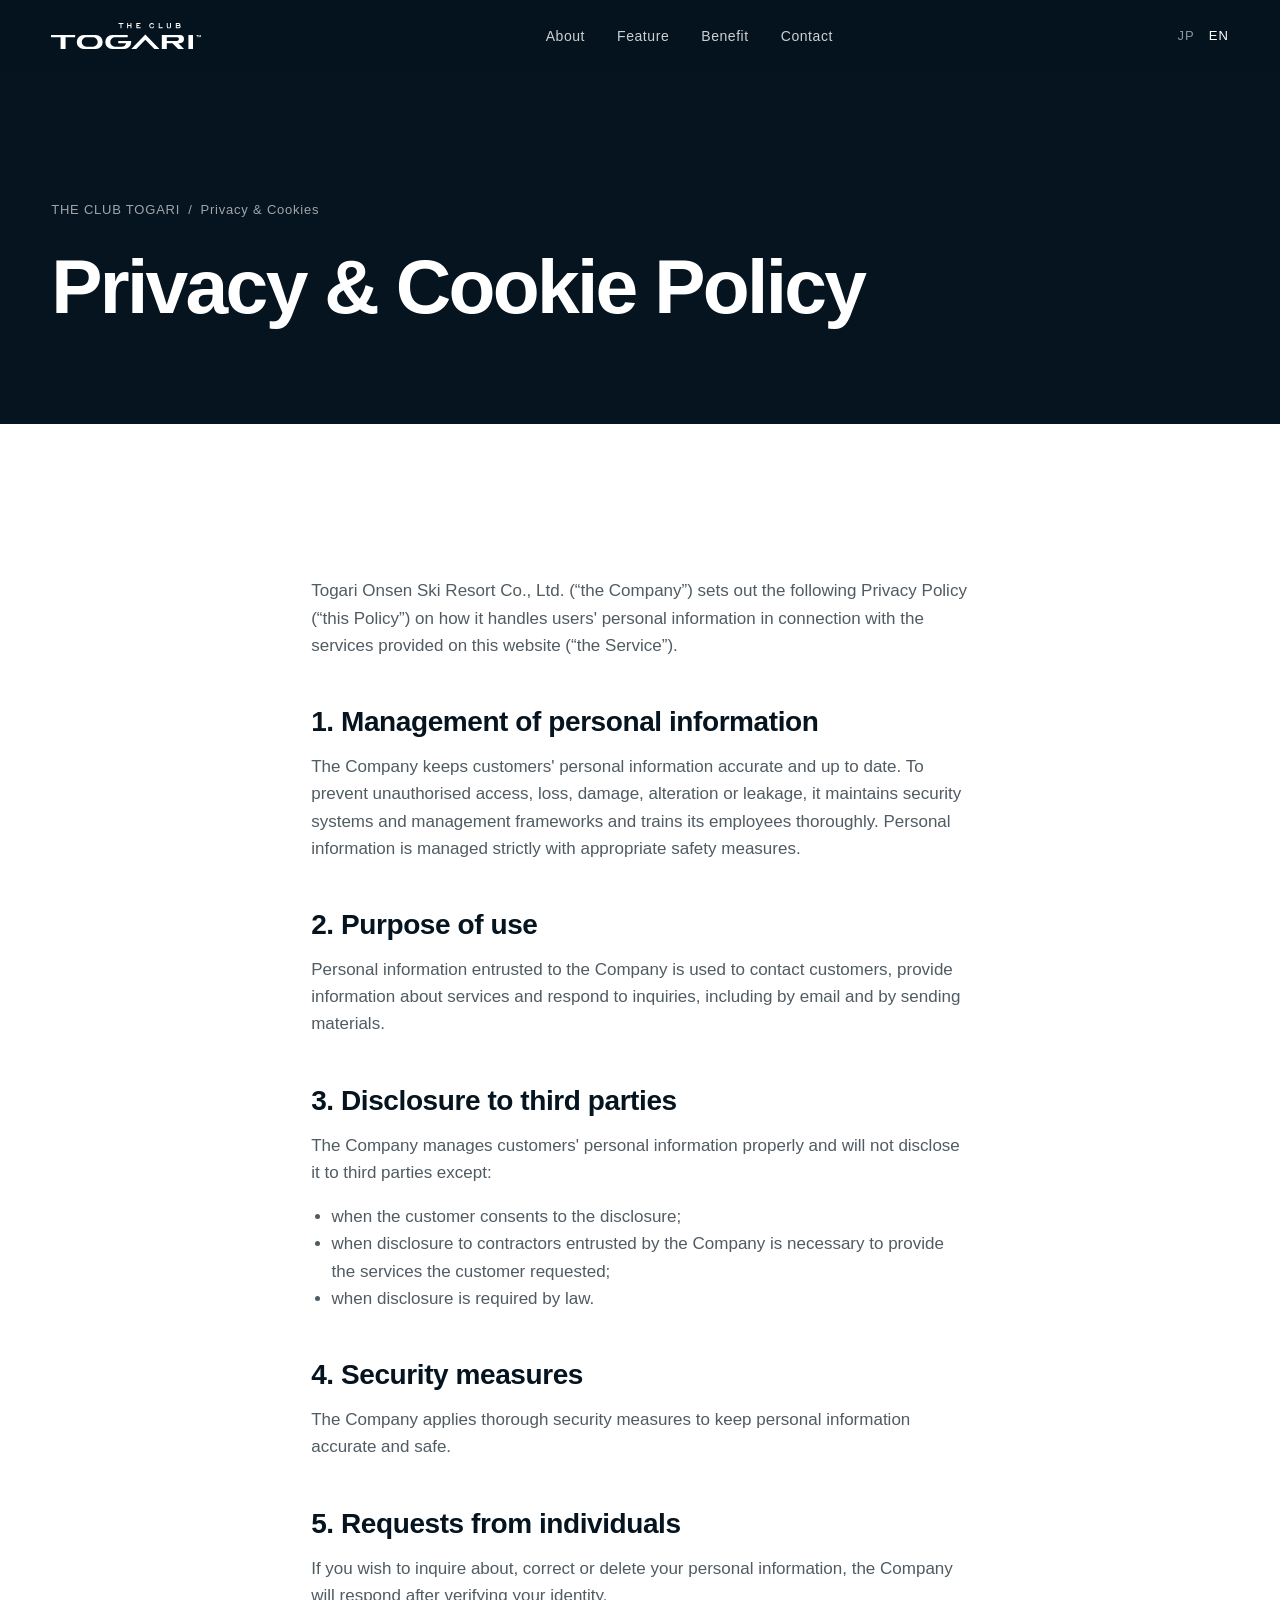
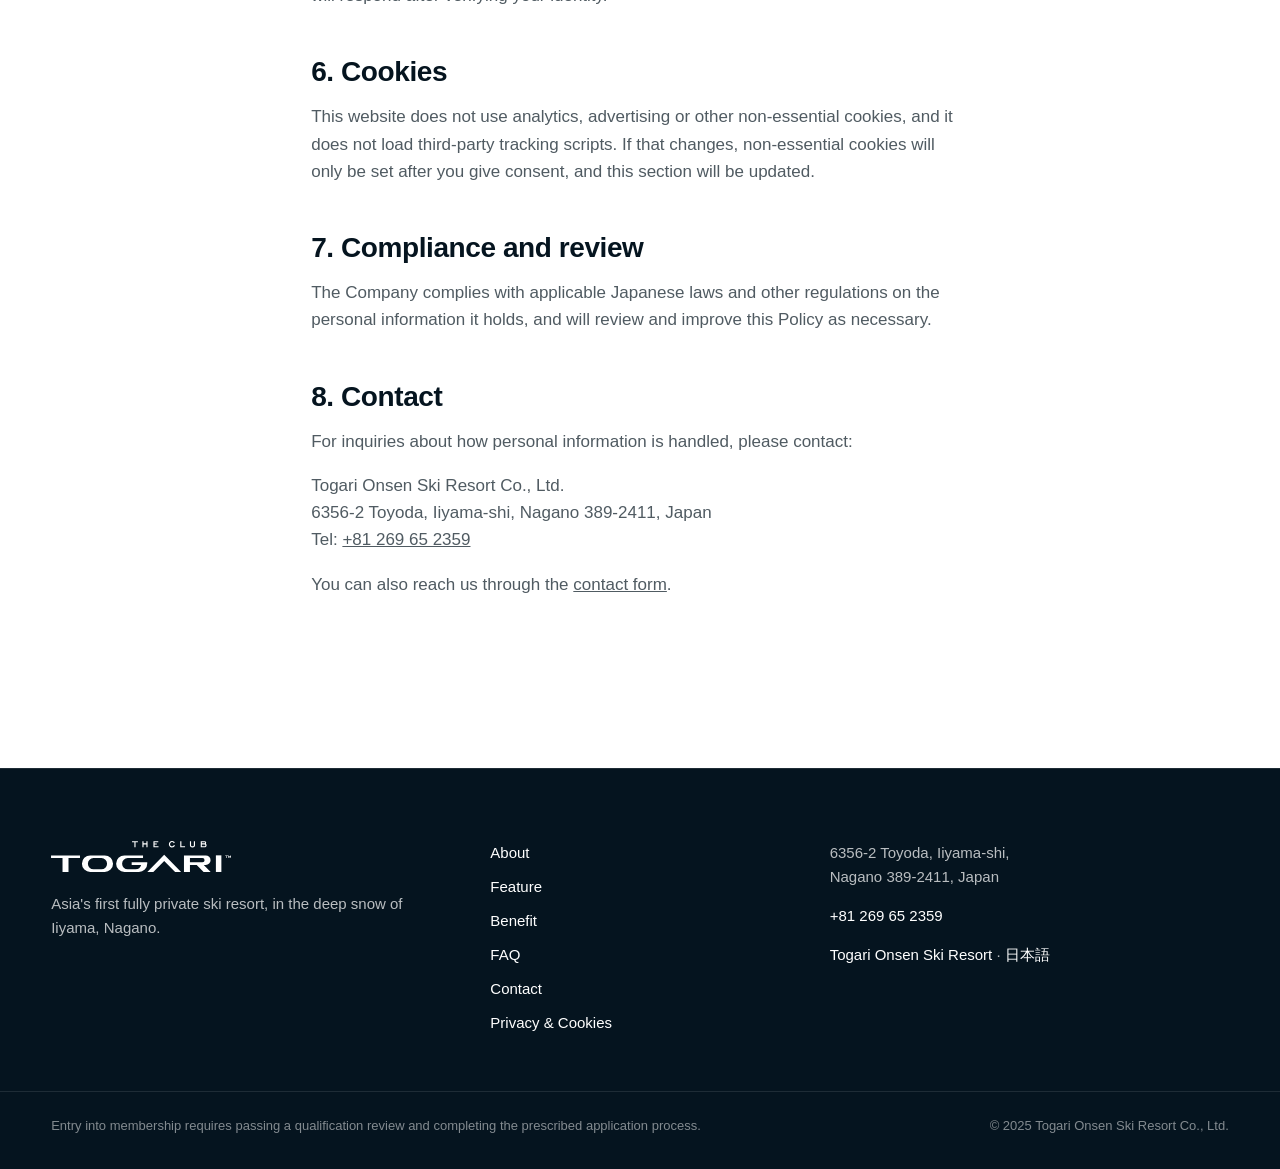
<file: policy/index.html>
<!doctype html>
<html lang="en">
<head>
<meta charset="utf-8">
<meta name="viewport" content="width=device-width, initial-scale=1">
<title>Privacy &amp; Cookie Policy | THE CLUB TOGARI</title>
<meta name="description" content="Privacy and cookie policy for THE CLUB TOGARI, the private ski club in Iiyama, Nagano: how Togari Onsen Ski Resort Co., Ltd. handles your personal information.">
<link rel="canonical" href="https://togari.jp/theclubtogari/en/policy/">
<meta name="robots" content="index, follow">
<meta name="theme-color" content="#05141f">
<meta property="og:type" content="website">
<meta property="og:site_name" content="THE CLUB TOGARI">
<meta property="og:title" content="Privacy &amp; Cookie Policy | THE CLUB TOGARI">
<meta property="og:description" content="How Togari Onsen Ski Resort Co., Ltd. handles personal information collected through THE CLUB TOGARI website.">
<meta property="og:url" content="https://togari.jp/theclubtogari/en/policy/">
<meta property="og:image" content="https://togari.jp/theclubtogari/en/assets/img/og.jpg">
<meta property="og:image:width" content="1200">
<meta property="og:image:height" content="630">
<meta name="twitter:card" content="summary_large_image">
<link rel="icon" href="../assets/img/favicon.svg" type="image/svg+xml">
<link rel="stylesheet" href="../assets/css/site.css">
<script src="../assets/js/site.js" defer></script>
<script type="application/ld+json">
{
  "@context": "https://schema.org",
  "@type": "BreadcrumbList",
  "itemListElement": [
    { "@type": "ListItem", "position": 1, "name": "THE CLUB TOGARI", "item": "https://togari.jp/theclubtogari/en/" },
    { "@type": "ListItem", "position": 2, "name": "Privacy & Cookie Policy", "item": "https://togari.jp/theclubtogari/en/policy/" }
  ]
}
</script>
</head>
<body>
<a class="skip" href="#main">Skip to content</a>
<header class="site-header is-solid">
  <a class="brand" href="../" aria-label="THE CLUB TOGARI home"><img src="../assets/img/logo_w.svg" alt="THE CLUB TOGARI" width="150" height="26"></a>
  <nav class="header-nav" aria-label="Primary">
    <a href="../#about">About</a>
    <a href="../#feature">Feature</a>
    <a href="../#benefit">Benefit</a>
    <a href="../#contact">Contact</a>
  </nav>
  <div class="header-tools">
    <a class="lang" href="https://togari.jp/theclubtogari/policy/" hreflang="ja" lang="ja">JP</a>
    <span class="lang lang--on" aria-current="true">EN</span>
  </div>
</header>

<main id="main">
  <section class="page-hero">
    <div class="wrap">
      <nav class="crumbs" aria-label="Breadcrumb"><ol><li><a href="../">THE CLUB TOGARI</a></li><li aria-current="page">Privacy &amp; Cookies</li></ol></nav>
      <h1>Privacy &amp; Cookie Policy</h1>
    </div>
  </section>

  <section class="section">
    <div class="wrap prose">
      <p>Togari Onsen Ski Resort Co., Ltd. (“the Company”) sets out the following Privacy Policy (“this Policy”) on how it handles users' personal information in connection with the services provided on this website (“the Service”).</p>

      <h2>1. Management of personal information</h2>
      <p>The Company keeps customers' personal information accurate and up to date. To prevent unauthorised access, loss, damage, alteration or leakage, it maintains security systems and management frameworks and trains its employees thoroughly. Personal information is managed strictly with appropriate safety measures.</p>

      <h2>2. Purpose of use</h2>
      <p>Personal information entrusted to the Company is used to contact customers, provide information about services and respond to inquiries, including by email and by sending materials.</p>

      <h2>3. Disclosure to third parties</h2>
      <p>The Company manages customers' personal information properly and will not disclose it to third parties except:</p>
      <ul>
        <li>when the customer consents to the disclosure;</li>
        <li>when disclosure to contractors entrusted by the Company is necessary to provide the services the customer requested;</li>
        <li>when disclosure is required by law.</li>
      </ul>

      <h2>4. Security measures</h2>
      <p>The Company applies thorough security measures to keep personal information accurate and safe.</p>

      <h2>5. Requests from individuals</h2>
      <p>If you wish to inquire about, correct or delete your personal information, the Company will respond after verifying your identity.</p>

      <h2>6. Cookies</h2>
      <p>This website does not use analytics, advertising or other non-essential cookies, and it does not load third-party tracking scripts. If that changes, non-essential cookies will only be set after you give consent, and this section will be updated.</p>

      <h2>7. Compliance and review</h2>
      <p>The Company complies with applicable Japanese laws and other regulations on the personal information it holds, and will review and improve this Policy as necessary.</p>

      <h2>8. Contact</h2>
      <p>For inquiries about how personal information is handled, please contact:</p>
      <address>
        <p>Togari Onsen Ski Resort Co., Ltd.<br>6356-2 Toyoda, Iiyama-shi, Nagano 389-2411, Japan<br>Tel: <a href="tel:+81269652359">+81 269 65 2359</a></p>
      </address>
      <p>You can also reach us through the <a href="../#contact">contact form</a>.</p>
    </div>
  </section>
</main>

<footer class="site-footer">
  <div class="wrap footer__grid">
    <div class="footer__brand">
      <img src="../assets/img/logo_w.svg" alt="THE CLUB TOGARI" width="180" height="31" loading="lazy">
      <p>Asia's first fully private ski resort, in the deep snow of Iiyama, Nagano.</p>
    </div>
    <nav class="footer__nav" aria-label="Footer">
      <a href="../#about">About</a>
      <a href="../#feature">Feature</a>
      <a href="../#benefit">Benefit</a>
      <a href="../#faq">FAQ</a>
      <a href="../#contact">Contact</a>
      <a href="./" aria-current="page">Privacy &amp; Cookies</a>
    </nav>
    <div class="footer__contact">
      <p>6356-2 Toyoda, Iiyama-shi,<br>Nagano 389-2411, Japan</p>
      <p><a href="tel:+81269652359">+81 269 65 2359</a></p>
      <p><a href="https://togari.jp/winter/">Togari Onsen Ski Resort</a> · <a href="https://togari.jp/theclubtogari/" hreflang="ja" lang="ja">日本語</a></p>
    </div>
  </div>
  <div class="wrap footer__legal">
    <p>Entry into membership requires passing a qualification review and completing the prescribed application process.</p>
    <p>© 2025 Togari Onsen Ski Resort Co., Ltd.</p>
  </div>
</footer>
</body>
</html>
</file>
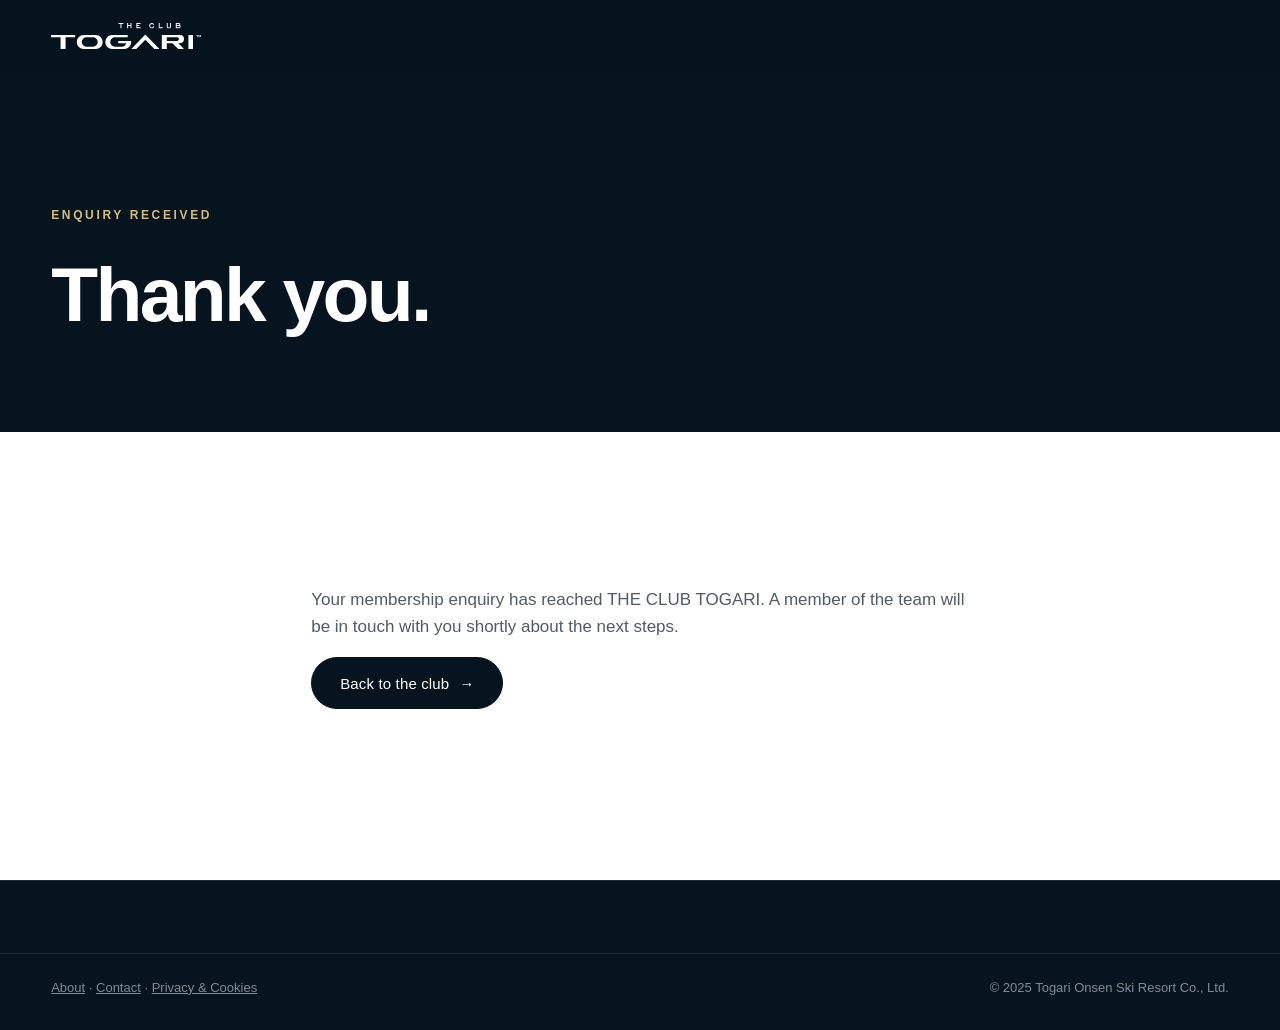
<file: thanks/index.html>
<!doctype html>
<html lang="en">
<head>
<meta charset="utf-8">
<meta name="viewport" content="width=device-width, initial-scale=1">
<title>Thank you | THE CLUB TOGARI</title>
<meta name="description" content="Thank you for your membership enquiry to THE CLUB TOGARI, the private ski club in Iiyama, Nagano. The club will be in touch with you shortly.">
<link rel="canonical" href="https://togari.jp/theclubtogari/en/thanks/">
<meta name="robots" content="noindex, follow">
<link rel="icon" href="../assets/img/favicon.svg" type="image/svg+xml">
<link rel="stylesheet" href="../assets/css/site.css">
</head>
<body>
<header class="site-header is-solid">
  <a class="brand" href="../" aria-label="THE CLUB TOGARI home"><img src="../assets/img/logo_w.svg" alt="THE CLUB TOGARI" width="150" height="26"></a>
</header>
<main id="main">
  <section class="page-hero">
    <div class="wrap">
      <p class="eyebrow eyebrow--gold">Enquiry received</p>
      <h1>Thank you.</h1>
    </div>
  </section>
  <section class="section">
    <div class="wrap prose">
      <p>Your membership enquiry has reached THE CLUB TOGARI. A member of the team will be in touch with you shortly about the next steps.</p>
      <p><a class="pill" href="../">Back to the club</a></p>
    </div>
  </section>
</main>
<footer class="site-footer">
  <div class="wrap footer__legal">
    <p><a href="../#about">About</a> · <a href="../#contact">Contact</a> · <a href="../policy/">Privacy &amp; Cookies</a></p>
    <p>© 2025 Togari Onsen Ski Resort Co., Ltd.</p>
  </div>
</footer>
</body>
</html>
</file>
<file: assets/css/site.css>
/* THE CLUB TOGARI — site styles */
:root {
  --ink: #05141f;
  --ink-2: #0b2231;
  --text: #05141f;
  --muted: #505b62;
  --soft: #828a8f;
  --line: #cdd0d2;
  --paper: #ffffff;
  --sand: #f4f2ee;
  --gold: #d4bd7c;
  --gold-deep: #8a7438;
  --font: "SF Pro Display", "SF Pro Text", -apple-system, BlinkMacSystemFont, "Segoe UI", "Helvetica Neue", Arial, "Hiragino Sans", "Yu Gothic", sans-serif;
  --gutter: clamp(16px, 4vw, 56px);
  --max: 1320px;
  --ease: cubic-bezier(.22, .61, .21, 1);
  --header-h: 72px;
}

*, *::before, *::after { box-sizing: border-box; }
html { -webkit-text-size-adjust: 100%; scroll-behavior: smooth; scroll-padding-top: var(--header-h); }
body {
  margin: 0;
  font-family: var(--font);
  font-size: 17px;
  line-height: 1.6;
  color: var(--text);
  background: var(--paper);
  -webkit-font-smoothing: antialiased;
  text-rendering: optimizeLegibility;
  overflow-x: clip;
}
img { display: block; max-width: 100%; height: auto; }
a { color: inherit; }
h1, h2, h3 { margin: 0; font-weight: 600; letter-spacing: -0.02em; line-height: 1.08; }
p { margin: 0 0 1em; }
figure { margin: 0; }
address { font-style: normal; }
:focus-visible { outline: 2px solid var(--gold); outline-offset: 3px; }

.visually-hidden, .form__hp {
  position: absolute !important; width: 1px; height: 1px; overflow: hidden;
  clip: rect(0 0 0 0); clip-path: inset(50%); white-space: nowrap;
}
.skip {
  position: fixed; left: 16px; top: -60px; z-index: 100;
  background: var(--paper); color: var(--ink); padding: 10px 16px; border-radius: 999px;
}
.skip:focus { top: 12px; }

.wrap { width: 100%; max-width: var(--max); margin: 0 auto; padding: 0 var(--gutter); }
.section { padding: clamp(80px, 12vw, 168px) 0; }
.section--flush-top { padding-top: 0; }
.section--dark { background: var(--ink); color: #fff; }
.section--sand { background: var(--sand); }

.eyebrow {
  display: inline-flex; align-items: center; gap: 10px;
  margin: 0 0 28px;
  font-size: 12px; font-weight: 600; letter-spacing: .22em; text-transform: uppercase;
  color: var(--muted);
}
.eyebrow--light { color: rgba(255,255,255,.86); }
.eyebrow--gold { color: var(--gold); }
.dot { width: 8px; height: 8px; border-radius: 50%; background: var(--gold); }

.section-title { font-size: clamp(34px, 5vw, 64px); max-width: 16ch; margin-bottom: 32px; }

/* Buttons */
.pill {
  display: inline-flex; align-items: center; justify-content: center; gap: 10px;
  min-height: 52px; padding: 0 28px;
  border: 1px solid var(--ink); border-radius: 999px;
  background: var(--ink); color: #fff;
  font: 500 15px/1 var(--font); letter-spacing: .01em; text-decoration: none;
  cursor: pointer;
  transition: background .35s var(--ease), color .35s var(--ease), border-color .35s var(--ease), transform .35s var(--ease);
}
.pill::after { content: "→"; transition: transform .35s var(--ease); }
.pill:hover { background: transparent; color: var(--ink); }
.pill:hover::after { transform: translateX(4px); }
.pill--light { background: #fff; color: var(--ink); border-color: #fff; }
.pill--light:hover { background: transparent; color: #fff; }
.pill--gold { background: var(--gold); border-color: var(--gold); color: var(--ink); }
.pill--gold:hover { background: transparent; color: var(--gold); }

.link-arrow { display: inline-block; margin-top: 8px; font-weight: 500; text-underline-offset: 6px; }
.link-arrow::after { content: " ↗"; }

/* Header */
.site-header {
  position: fixed; inset: 0 0 auto; z-index: 50;
  height: var(--header-h);
  display: flex; align-items: center; justify-content: space-between; gap: 24px;
  padding: 0 var(--gutter);
  color: #fff;
  transition: background .4s var(--ease), backdrop-filter .4s var(--ease);
}
.site-header.is-solid { background: rgba(5, 20, 31, .82); backdrop-filter: blur(14px); -webkit-backdrop-filter: blur(14px); }
.brand img { width: clamp(120px, 14vw, 150px); height: auto; }
.header-nav { display: flex; gap: 32px; font-size: 14px; letter-spacing: .04em; }
.header-nav a { text-decoration: none; opacity: .8; transition: opacity .3s; }
.header-nav a:hover { opacity: 1; }
.header-tools { display: flex; align-items: center; gap: 14px; font-size: 13px; }
.lang { text-decoration: none; opacity: .55; letter-spacing: .08em; }
.lang--on { opacity: 1; }
.menu-btn {
  display: inline-flex; align-items: center; gap: 12px; margin-left: 10px;
  background: none; border: 0; color: inherit; font: 500 14px/1 var(--font); cursor: pointer; padding: 10px 0;
}
.menu-btn__icon, .menu-btn__icon::before {
  display: block; width: 22px; height: 1.5px; background: currentColor; position: relative;
  transition: transform .4s var(--ease);
}
.menu-btn__icon::before { content: ""; position: absolute; top: 6px; }
.menu-btn__icon { top: -3px; }
.menu-btn[aria-expanded="true"] .menu-btn__icon { transform: translateY(3px) rotate(45deg); }
.menu-btn[aria-expanded="true"] .menu-btn__icon::before { transform: translateY(-6px) rotate(-90deg); }

/* Fullscreen menu */
.menu {
  position: fixed; inset: 0; z-index: 40;
  background: var(--ink); color: #fff;
  display: grid; grid-template-rows: 1fr auto; gap: 40px;
  padding: calc(var(--header-h) + 40px) var(--gutter) 40px;
  overflow-y: auto;
}
.menu[hidden] { display: none; }
.menu__nav { display: flex; flex-direction: column; justify-content: center; gap: 4px; }
.menu__nav a {
  font-size: clamp(36px, 6.5vw, 76px); font-weight: 600; letter-spacing: -0.03em; line-height: 1.12;
  text-decoration: none; opacity: .9; transition: color .3s, transform .4s var(--ease);
}
.menu__nav a:hover { color: var(--gold); transform: translateX(8px); }
.menu__foot { display: flex; flex-wrap: wrap; align-items: end; justify-content: space-between; gap: 24px; color: rgba(255,255,255,.7); font-size: 14px; }
.menu__foot p { margin: 0; }
.menu__foot a { text-decoration: none; }
html.js .menu.is-open { animation: menu-in .5s var(--ease) both; }
@keyframes menu-in { from { opacity: 0; } to { opacity: 1; } }
body.menu-open { overflow: hidden; }

/* Hero — scroll-driven intro (timeline lives in site.js) */
.hero { position: relative; background: var(--ink); color: #fff; }
html.js .hero.is-live { height: 560vh; }
.hero__stage {
  position: relative; height: 100vh; min-height: 560px; overflow: hidden;
  isolation: isolate;
}
html.js .hero.is-live .hero__stage { position: sticky; top: 0; }
.hero__sky { position: absolute; inset: 0; background: var(--ink); }
.hero__scene { position: absolute; inset: 0; transform-origin: 30% 60%; will-change: transform; }
.hero__scene img, .hero__scene video { width: 100%; height: 100%; object-fit: cover; object-position: 35% 50%; }
.hero__scene::after {
  content: ""; position: absolute; inset: 0;
  background: linear-gradient(180deg, rgba(5,20,31,.55) 0%, rgba(5,20,31,.1) 45%, rgba(5,20,31,.35) 100%);
}
.hero__mist { position: absolute; pointer-events: none; will-change: transform, opacity; }
.hero__mist--back { inset: auto -10% -6% -10%; width: 120%; height: 60%; object-fit: cover; opacity: .35; }
.hero__mist--l, .hero__mist--r { top: -10%; height: 120%; width: 85%; object-fit: cover; opacity: 0; }
.hero__mist--l { left: -15%; }
.hero__mist--r { right: -15%; transform: scaleX(-1); }
.hero__snow { position: absolute; inset: 0; width: 100%; height: 100%; pointer-events: none; }
.hero__copy {
  position: absolute; inset: 0; z-index: 2;
  display: flex; flex-direction: column; align-items: center; justify-content: flex-start;
  text-align: center; padding: calc(var(--header-h) + clamp(32px, 9vh, 110px)) var(--gutter) 0;
  will-change: transform, opacity;
}
.hero__title { font-size: clamp(44px, 7.4vw, 108px); letter-spacing: -0.035em; line-height: 1; margin-bottom: 24px; max-width: 13ch; text-shadow: 0 2px 30px rgba(5,20,31,.35); }
.hero__lead { font-size: clamp(16px, 1.5vw, 20px); line-height: 1.5; color: rgba(255,255,255,.88); max-width: 36em; margin: 0 auto 32px; font-weight: 500; text-shadow: 0 1px 16px rgba(5,20,31,.5); }
.hero__fog {
  position: absolute; left: 0; right: 0; top: 100%; height: 220vh; z-index: 3; pointer-events: none;
  background: linear-gradient(180deg, rgba(255,255,255,0) 0%, rgba(255,255,255,.85) 18%, #fff 32%);
  will-change: transform;
}
.hero__reveal { position: absolute; inset: 0; z-index: 4; opacity: 0; visibility: hidden; }
.hero__reveal.is-on { opacity: 1; visibility: visible; }
.hero__dusk { position: absolute; inset: 0; width: 100%; height: 100%; object-fit: cover; transform: scale(1.35); will-change: transform; }
.hero__shade { position: absolute; inset: 0; background: rgba(5,20,31,.45); }
.hero__logo { position: absolute; inset: 0; width: 100%; height: 100%; fill: #fff; overflow: visible; }
.hero__tagline {
  position: absolute; left: 0; right: 0; top: calc(50% + clamp(56px, 9vw, 120px)); margin: 0;
  text-align: center; font-size: 12px; font-weight: 600; letter-spacing: .32em; text-transform: uppercase;
  color: rgba(255,255,255,.88); opacity: 0;
}
.hero__tagline span { color: var(--gold); margin: 0 .4em; }
@media (max-width: 560px) {
  .hero__tagline { font-size: 11px; letter-spacing: .2em; padding: 0 var(--gutter); top: calc(50% + 40px); }
}
.hero__black { position: absolute; inset: 0; z-index: 5; background: var(--ink); opacity: 0; pointer-events: none; }
.hero__scroll {
  position: absolute; left: 50%; bottom: 28px; z-index: 6; transform: translateX(-50%);
  font-size: 11px; letter-spacing: .3em; text-transform: uppercase; text-decoration: none; color: rgba(255,255,255,.72);
  padding-bottom: 46px;
}
.hero__scroll::after {
  content: ""; position: absolute; left: 50%; bottom: 0; width: 1px; height: 36px; background: rgba(255,255,255,.5);
  transform-origin: top; animation: scroll-line 2.2s var(--ease) infinite;
}
@keyframes scroll-line { 0% { transform: scaleY(0); } 50% { transform: scaleY(1); transform-origin: top; } 51% { transform-origin: bottom; } 100% { transform: scaleY(0); transform-origin: bottom; } }

/* Statement */
.statement__text {
  font-size: clamp(30px, 4.4vw, 62px); line-height: 1.14; letter-spacing: -0.03em; font-weight: 600;
  max-width: 22ch; margin-bottom: clamp(48px, 8vw, 112px);
}
html.js .statement__text .w { color: var(--line); transition: color .5s var(--ease); }
html.js .statement__text .w.on { color: var(--text); }
.statement__cols { display: grid; grid-template-columns: repeat(2, minmax(0, 1fr)); gap: clamp(24px, 5vw, 80px); max-width: 980px; margin-left: auto; color: var(--muted); }

/* Full-bleed */
.bleed, .outro { position: relative; height: 100vh; min-height: 520px; overflow: hidden; color: #fff; background: var(--ink); }
.bleed__media, .outro__media { position: absolute; inset: -12% 0; }
.bleed__media img, .outro__media img { width: 100%; height: 100%; object-fit: cover; }
.bleed__media::after, .outro__media::after { content: ""; position: absolute; inset: 0; background: linear-gradient(0deg, rgba(5,20,31,.7), rgba(5,20,31,.05) 55%); }
.bleed__caption { position: absolute; left: 0; right: 0; bottom: clamp(40px, 8vw, 96px); }
.bleed__title { font-size: clamp(40px, 7vw, 96px); letter-spacing: -0.035em; max-width: 12ch; }

/* Features */
.features { padding: clamp(80px, 12vw, 160px) 0; background: var(--paper); }
.features__head { display: flex; flex-direction: column; }
.features__track {
  display: flex; gap: clamp(16px, 2vw, 28px);
  padding: 8px var(--gutter) 24px;
  overflow-x: auto; scroll-snap-type: x mandatory; scrollbar-width: none;
}
.features__track::-webkit-scrollbar { display: none; }
.card {
  flex: 0 0 clamp(280px, 78vw, 460px); scroll-snap-align: start;
  display: flex; flex-direction: column;
  background: var(--sand); border-radius: 20px; overflow: hidden;
}
.card__media { aspect-ratio: 4 / 3; overflow: hidden; }
.card__media img { width: 100%; height: 100%; object-fit: cover; transition: transform 1.2s var(--ease); }
.card:hover .card__media img { transform: scale(1.05); }
.card__body { display: flex; flex-direction: column; flex: 1; padding: 28px 28px 24px; }
.card h3 { font-size: clamp(22px, 2vw, 28px); margin-bottom: 14px; }
.card p { color: var(--muted); font-size: 16px; }
.card__tag { margin-top: auto; padding-top: 12px; font-size: 11px; font-weight: 600; letter-spacing: .22em; text-transform: uppercase; color: var(--gold-deep); }

/* Pinned horizontal scroll (desktop, motion allowed) */
.features.is-pinned { padding: 0; }
.features.is-pinned .features__sticky {
  position: sticky; top: 0; height: 100vh; overflow: hidden;
  display: flex; flex-direction: column; justify-content: center;
  padding-top: var(--header-h);
}
.features.is-pinned .features__track { overflow: visible; scroll-snap-type: none; will-change: transform; }
.features.is-pinned .features__head { flex-direction: row; align-items: end; justify-content: space-between; gap: 40px; margin-bottom: clamp(16px, 3vh, 32px); }
.features.is-pinned .features__head .eyebrow { order: 2; margin: 0 0 12px; }
.features.is-pinned .section-title { font-size: clamp(32px, 3.6vw, 52px); max-width: 18ch; margin: 0; }
.features.is-pinned .card { flex-basis: clamp(320px, 31vw, 440px); }
.features.is-pinned .card__media { aspect-ratio: 16 / 10; }
@media (max-height: 820px) {
  .features.is-pinned .card p { display: -webkit-box; -webkit-line-clamp: 3; -webkit-box-orient: vertical; overflow: hidden; }
}

/* Triptych */
.trio { padding-top: 0; }
.trio__grid { display: flex; gap: 8px; height: clamp(420px, 70vh, 720px); padding: 0 var(--gutter); }
.trio__item {
  position: relative; flex: 1; overflow: hidden; border-radius: 18px; text-decoration: none; color: #fff;
  transition: flex .8s var(--ease);
}
.trio__item:hover, .trio__item:focus-visible { flex: 1.8; }
.trio__item img { position: absolute; inset: 0; width: 100%; height: 100%; object-fit: cover; }
.trio__item::after { content: ""; position: absolute; inset: 0; background: linear-gradient(0deg, rgba(5,20,31,.6), transparent 60%); }
.trio__word { position: absolute; left: 28px; bottom: 22px; z-index: 1; font-size: clamp(36px, 5vw, 72px); font-weight: 600; letter-spacing: -0.03em; }

/* Benefits */
.benefits__grid { list-style: none; margin: 0; padding: 0; display: grid; grid-template-columns: repeat(3, minmax(0, 1fr)); border-top: 1px solid rgba(255,255,255,.14); }
.benefits__grid li { display: flex; flex-direction: column; gap: 24px; padding: 40px 32px 40px 0; border-bottom: 1px solid rgba(255,255,255,.14); }
.benefits__grid li:not(:nth-child(3n + 1)) { padding-left: 32px; border-left: 1px solid rgba(255,255,255,.14); }
.benefits__grid img { width: 64px; height: 64px; }
.benefits__grid h3 { font-size: clamp(19px, 1.7vw, 24px); font-weight: 500; letter-spacing: -0.01em; line-height: 1.3; max-width: 18ch; }
.benefits__more { margin-top: 28px; color: rgba(255,255,255,.62); }

/* Residence */
.residence__grid { display: grid; grid-template-columns: 5fr 7fr; grid-template-rows: auto auto; gap: clamp(24px, 4vw, 56px); align-items: start; }
.residence__text { grid-row: 1 / span 2; position: sticky; top: calc(var(--header-h) + 32px); }
.residence__text p { color: var(--muted); max-width: 34em; }
.residence__text .pill { margin-top: 16px; }
.residence__media { border-radius: 20px; overflow: hidden; }
.residence__media img { width: 100%; }
.residence__media--b { width: 72%; margin-left: auto; }
.note { margin-top: 40px; font-size: 13px; color: var(--soft); }

/* Partners */
.partners__title { font-size: 13px; font-weight: 600; letter-spacing: .22em; text-transform: uppercase; color: var(--muted); text-align: center; margin-bottom: 32px; }
.partners__list { list-style: none; margin: 0; padding: 32px 0; display: flex; flex-wrap: wrap; justify-content: center; gap: 16px clamp(32px, 7vw, 112px); border-block: 1px solid var(--line); }
.partners__list li { font-size: clamp(20px, 2.4vw, 30px); font-weight: 600; letter-spacing: -0.02em; color: var(--ink); }

/* Access */
.access__grid { display: grid; grid-template-columns: 5fr 7fr; gap: clamp(32px, 6vw, 96px); align-items: center; }
.access__address { font-size: 19px; line-height: 1.5; margin-bottom: 28px; }
.access__list { list-style: none; margin: 0 0 24px; padding: 0; }
.access__list li { padding: 16px 0; border-top: 1px solid var(--line); color: var(--muted); }
.access__list strong { display: block; color: var(--text); font-weight: 600; }
.access__map { border-radius: 20px; overflow: hidden; background: #fff; }

/* FAQ */
.faq__grid { display: grid; grid-template-columns: 5fr 7fr; gap: clamp(32px, 6vw, 96px); }
.faq__list details { border-top: 1px solid var(--line); }
.faq__list details:last-child { border-bottom: 1px solid var(--line); }
.faq__list summary {
  list-style: none; cursor: pointer; position: relative;
  padding: 26px 48px 26px 0; font-size: clamp(18px, 1.7vw, 22px); font-weight: 600; letter-spacing: -0.01em;
}
.faq__list summary::-webkit-details-marker { display: none; }
.faq__list summary::after {
  content: "+"; position: absolute; right: 4px; top: 50%; transform: translateY(-50%);
  font-size: 28px; font-weight: 300; transition: transform .4s var(--ease);
}
.faq__list details[open] summary::after { transform: translateY(-50%) rotate(45deg); }
.faq__list details p { color: var(--muted); padding-bottom: 26px; max-width: 40em; margin: 0; }

/* Outro */
.outro__content { position: absolute; left: 0; right: 0; bottom: clamp(48px, 10vw, 120px); display: flex; flex-wrap: wrap; align-items: end; justify-content: space-between; gap: 28px; }
.outro__title { font-size: clamp(42px, 8vw, 120px); letter-spacing: -0.04em; line-height: .98; max-width: 11ch; }

/* Contact form */
.contact__grid { display: grid; grid-template-columns: 5fr 7fr; gap: clamp(40px, 6vw, 96px); }
.contact__lead { color: rgba(255,255,255,.72); max-width: 30em; }
.contact__direct { color: rgba(255,255,255,.72); }
.contact__direct a { color: var(--gold); }
.form { display: grid; grid-template-columns: repeat(2, minmax(0, 1fr)); gap: 22px 24px; align-content: start; }
.field { display: flex; flex-direction: column; gap: 8px; }
.field--wide { grid-column: 1 / -1; }
.field label { font-size: 13px; letter-spacing: .04em; color: rgba(255,255,255,.78); }
.field label span { color: rgba(255,255,255,.5); }
.field input, .field textarea {
  width: 100%; font: 16px/1.4 var(--font); color: #fff;
  background: rgba(255,255,255,.04); border: 1px solid rgba(255,255,255,.2); border-radius: 12px;
  padding: 14px 16px; transition: border-color .3s, background .3s;
}
.field input:focus, .field textarea:focus { outline: none; border-color: var(--gold); background: rgba(255,255,255,.07); }
.field textarea { resize: vertical; min-height: 140px; }
.field--check { flex-direction: row; align-items: flex-start; gap: 12px; }
.field--check input { width: 20px; height: 20px; flex: none; margin-top: 2px; accent-color: var(--gold); padding: 0; }
.field--check label { font-size: 14px; line-height: 1.5; }
.field--check a { color: var(--gold); }
.form__status { grid-column: 1 / -1; margin: 0; min-height: 1.5em; color: var(--gold); }

/* Footer */
.site-footer { background: var(--ink); color: rgba(255,255,255,.72); border-top: 1px solid rgba(255,255,255,.1); padding: 72px 0 32px; font-size: 15px; }
.footer__grid { display: grid; grid-template-columns: 4fr 3fr 4fr; gap: 40px; padding-bottom: 56px; }
.footer__brand img { margin-bottom: 20px; }
.footer__brand p { max-width: 26em; }
.footer__nav { display: flex; flex-direction: column; gap: 10px; }
.footer__nav a, .footer__contact a { text-decoration: none; color: #fff; }
.footer__nav a:hover, .footer__contact a:hover { color: var(--gold); }
.footer__legal { display: flex; flex-wrap: wrap; justify-content: space-between; gap: 12px 32px; padding-top: 24px; border-top: 1px solid rgba(255,255,255,.1); font-size: 13px; color: rgba(255,255,255,.5); }
.footer__legal p { margin: 0; }

/* Scroll reveal (only when JS is running) */
html.js [data-reveal] { opacity: 0; transform: translateY(32px); transition: opacity 1s var(--ease), transform 1s var(--ease); }
html.js [data-reveal].is-in { opacity: 1; transform: none; }

/* Inner pages */
.page-hero { background: var(--ink); color: #fff; padding: calc(var(--header-h) + clamp(64px, 10vw, 128px)) 0 clamp(56px, 8vw, 96px); }
.page-hero h1 { font-size: clamp(40px, 6vw, 80px); letter-spacing: -0.035em; }
.prose { max-width: 760px; }
.prose h2 { font-size: clamp(22px, 2.2vw, 28px); margin: 48px 0 16px; letter-spacing: -0.015em; }
.prose p, .prose li { color: var(--muted); }
.prose ul { padding-left: 1.2em; }
.crumbs { font-size: 13px; letter-spacing: .06em; color: rgba(255,255,255,.62); margin-bottom: 24px; }
.crumbs ol { list-style: none; margin: 0; padding: 0; display: flex; gap: 8px; }
.crumbs li + li::before { content: "/"; margin-right: 8px; }
.crumbs a { text-decoration: none; }

/* Responsive */
@media (max-width: 1080px) {
  .header-nav { display: none; }
}
@media (max-width: 860px) {
  body { font-size: 16px; }
  .statement__cols, .residence__grid, .access__grid, .faq__grid, .contact__grid { grid-template-columns: 1fr; }
  .residence__text { position: static; grid-row: auto; }
  .residence__media--b { width: 100%; }
  .benefits__grid { grid-template-columns: repeat(2, minmax(0, 1fr)); }
  .benefits__grid li, .benefits__grid li:not(:nth-child(3n + 1)) { padding: 28px 20px 28px 0; border-left: 0; }
  .benefits__grid li:nth-child(2n) { padding-left: 20px; border-left: 1px solid rgba(255,255,255,.14); }
  .trio__grid { flex-direction: column; height: auto; }
  .trio__item { flex: none; height: 240px; }
  .trio__item:hover { flex: none; }
  .footer__grid { grid-template-columns: 1fr; }
}
@media (max-width: 560px) {
  .form { grid-template-columns: 1fr; }
  .benefits__grid { grid-template-columns: 1fr; }
  .benefits__grid li:nth-child(2n) { padding-left: 0; border-left: 0; }
  .header-tools .lang { display: none; }
  .outro__content { flex-direction: column; align-items: flex-start; }
}

@media (prefers-reduced-motion: reduce) {
  html { scroll-behavior: auto; }
  *, *::before, *::after { animation-duration: .01ms !important; animation-iteration-count: 1 !important; transition-duration: .01ms !important; }
  html.js [data-reveal] { opacity: 1; transform: none; }
}
</file>
